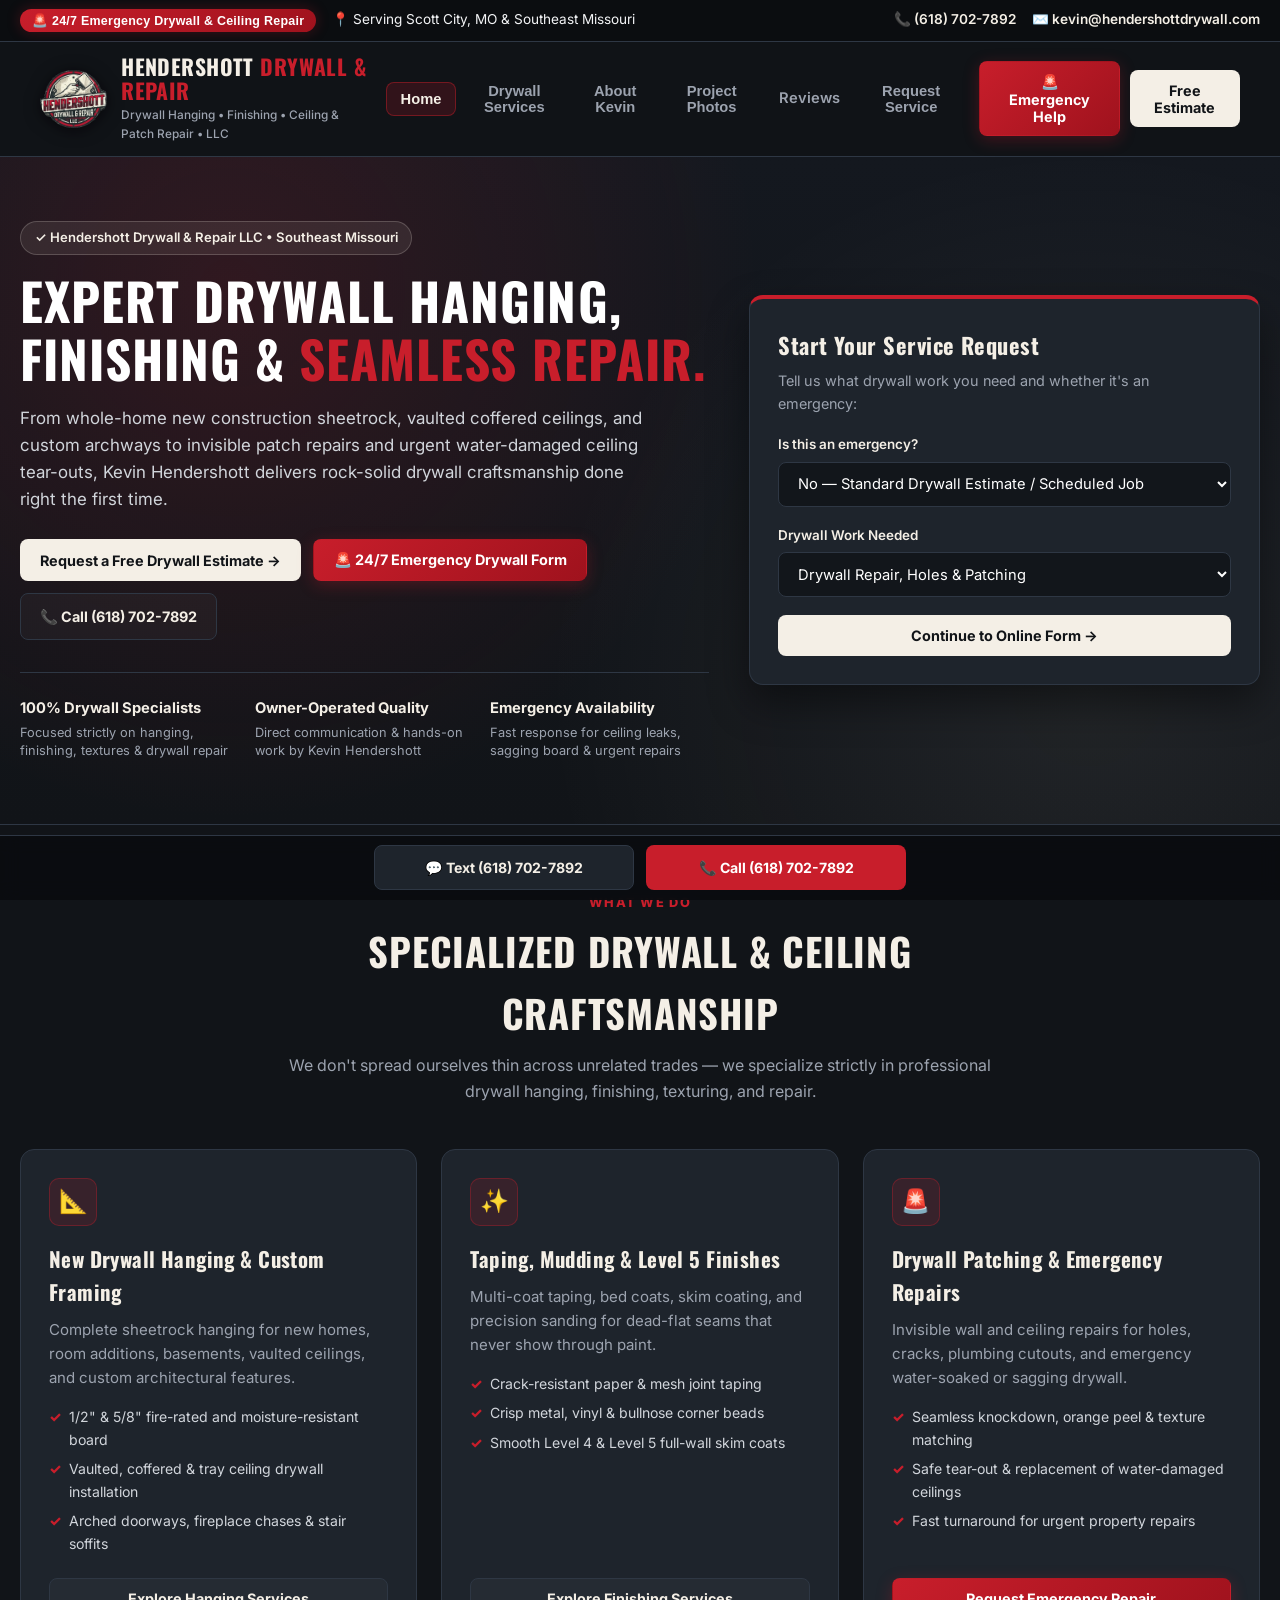
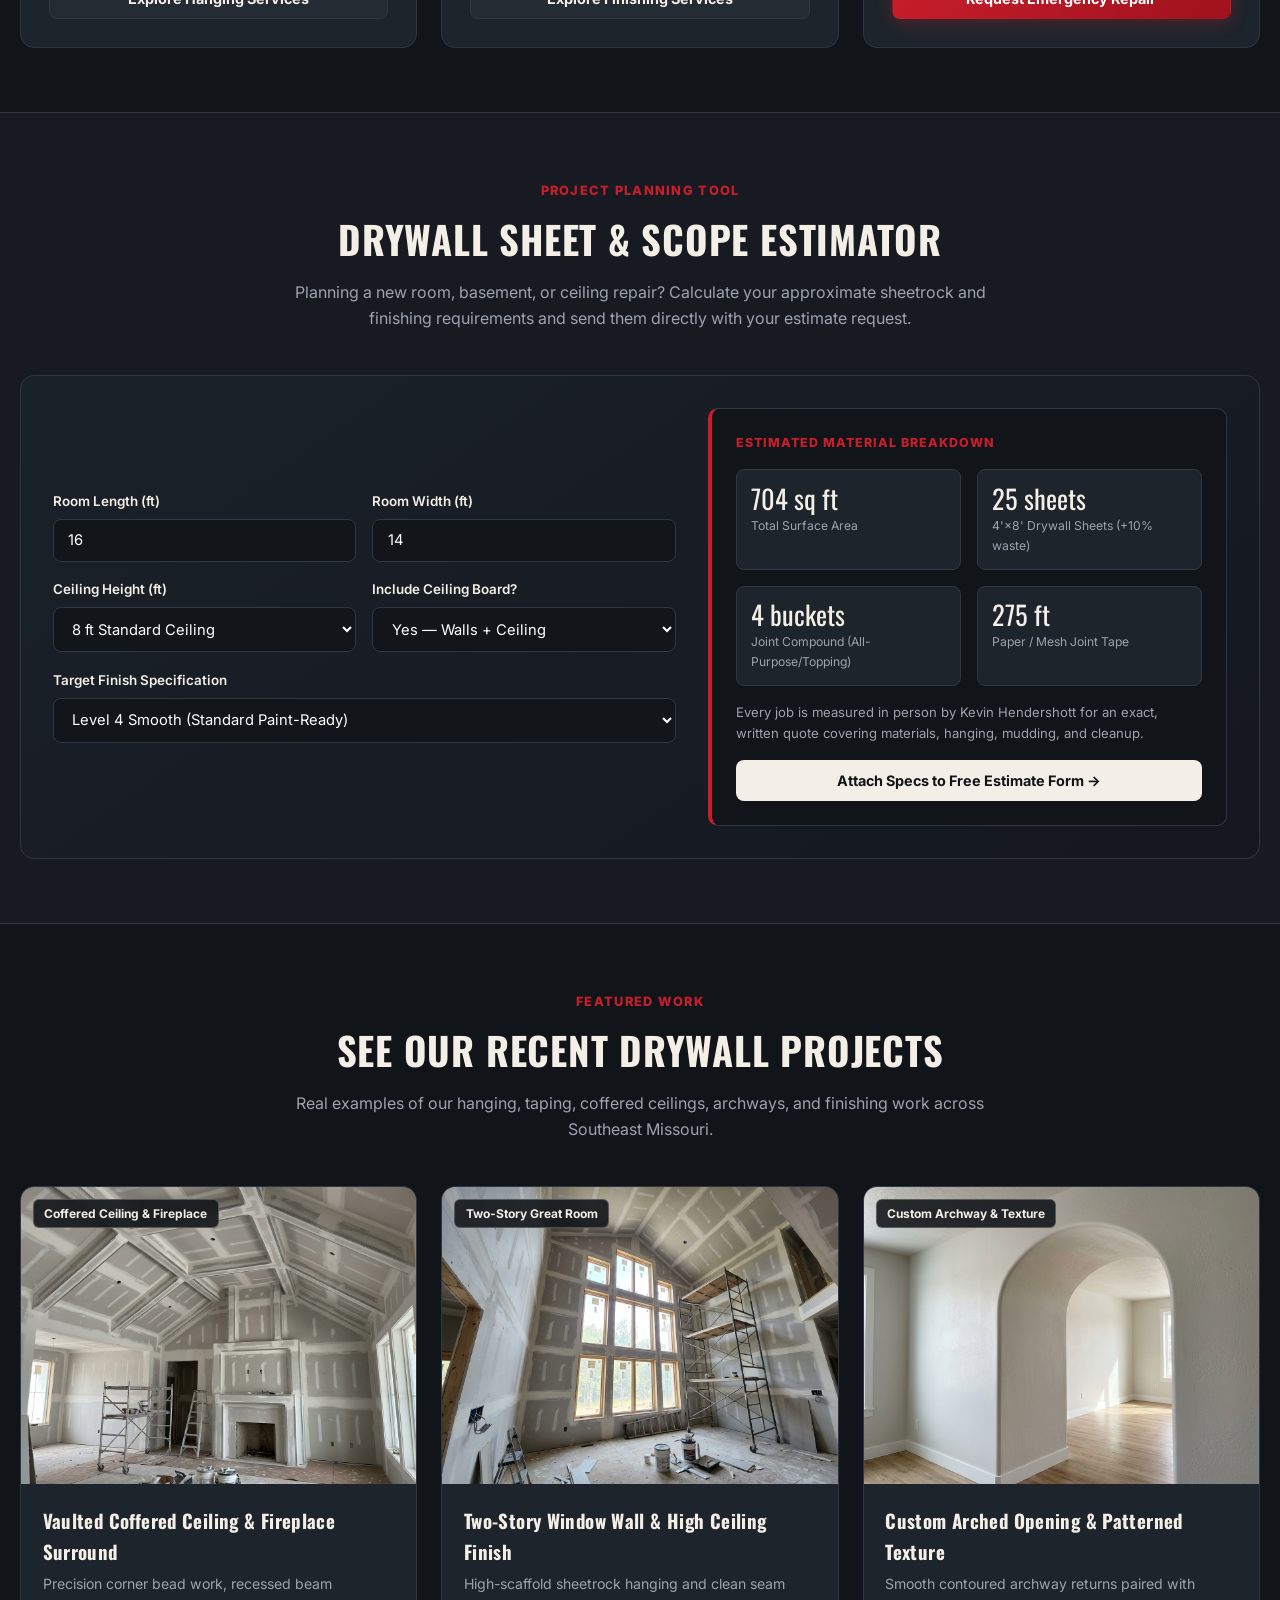
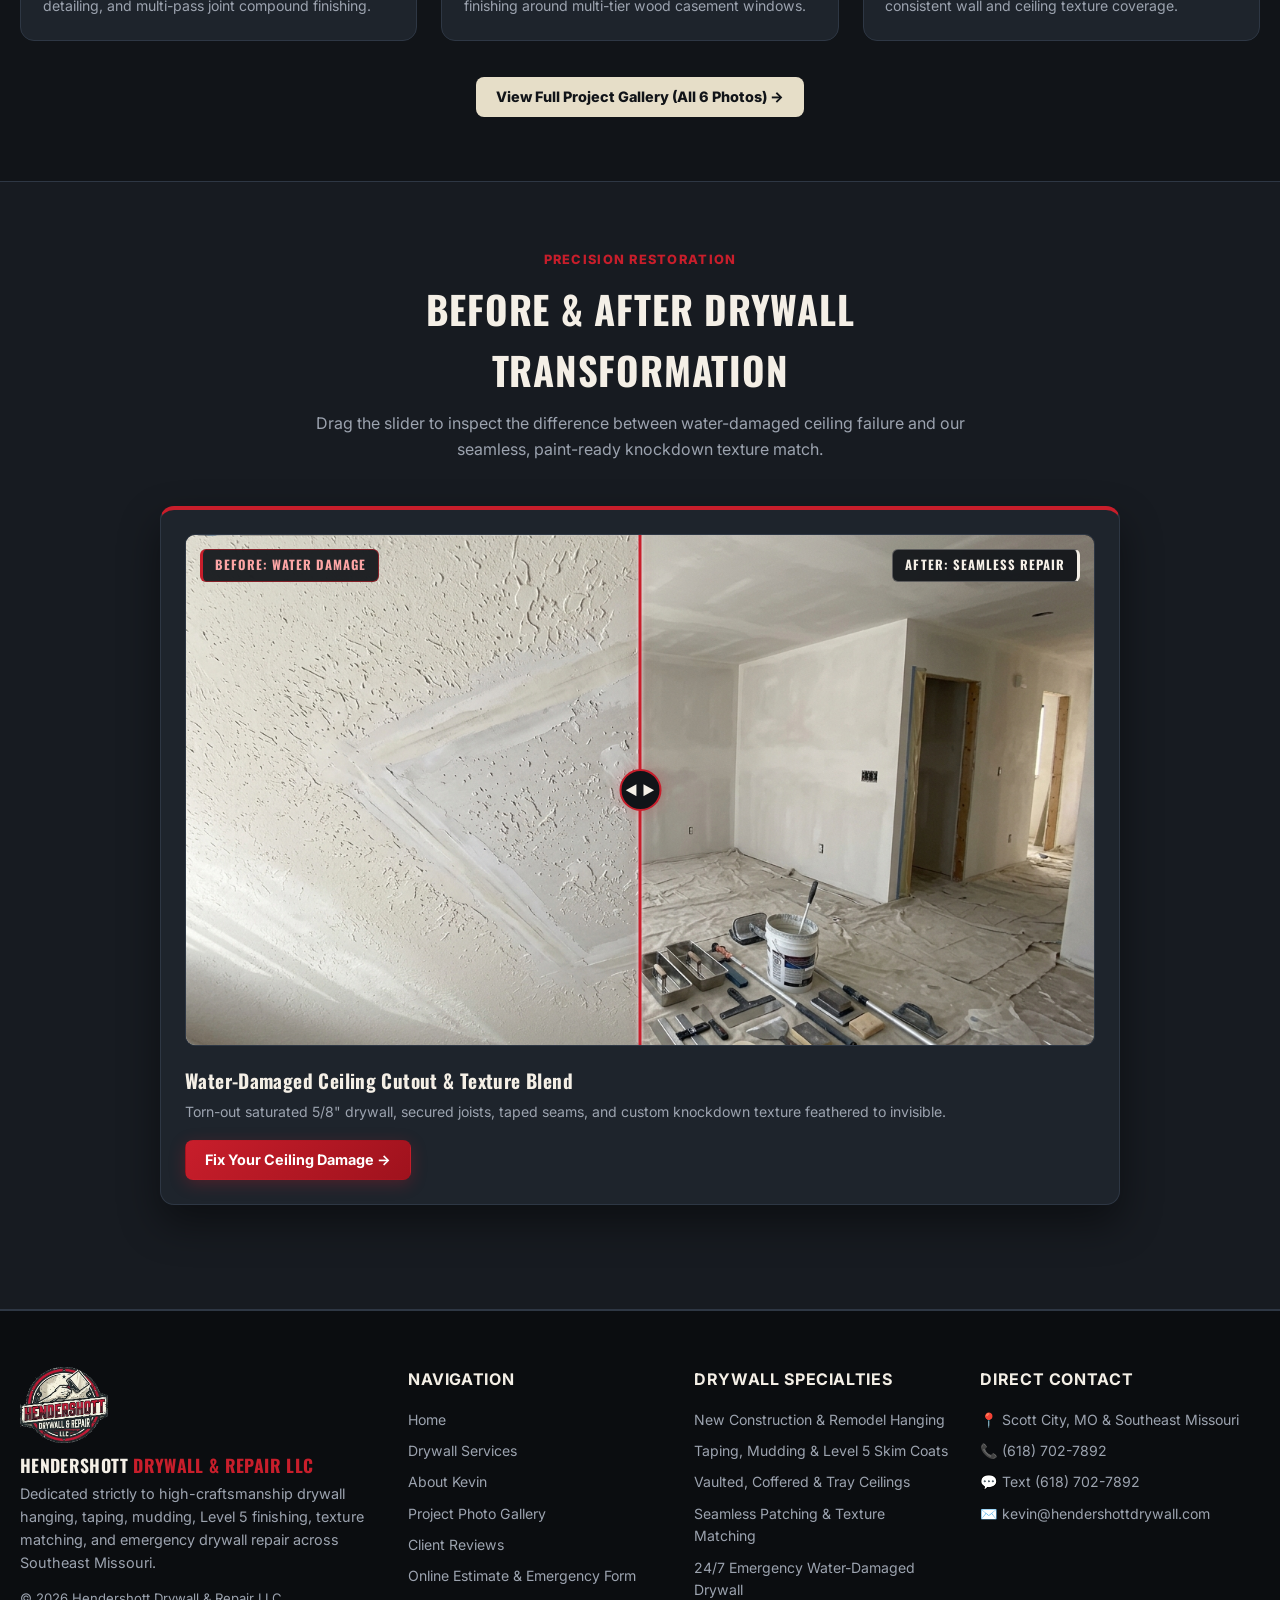
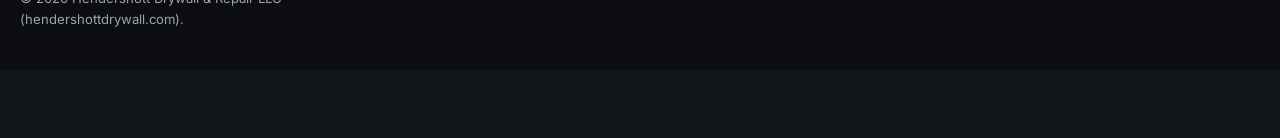
<file: index.html>
<!DOCTYPE html>
<html lang="en">
<head>
  <meta charset="UTF-8" />
  <meta name="viewport" content="width=device-width, initial-scale=1.0" />
  <title>Home | Hendershott Drywall & Repair LLC</title>
  <meta name="description" content="Hendershott Drywall &amp; Repair LLC provides professional drywall hanging, taping, mudding, Level 5 finishing, ceiling texture matching, and 24/7 emergency drywall repair in Scott City and Southeast Missouri." />
  <link rel="preconnect" href="https://fonts.googleapis.com" />
  <link rel="preconnect" href="https://fonts.gstatic.com" crossorigin />
  <link href="https://fonts.googleapis.com/css2?family=Inter:wght@400;500;600;700;800&family=Oswald:wght@600;700&display=swap" rel="stylesheet" />
  <link rel="stylesheet" href="styles.css" />
</head>
<body>

  <!-- Top Emergency & Contact Bar -->
  <div class="top-bar">
    <div class="top-bar-inner">
      <div class="top-bar-left">
        <button type="button" class="emergency-pill" onclick="openEmergencyRequest()">🚨 24/7 Emergency Drywall &amp; Ceiling Repair</button>
        <span>📍 Serving Scott City, MO &amp; Southeast Missouri</span>
      </div>
      <div class="top-bar-right">
        <a href="tel:6187027892">📞 (618) 702-7892</a>
        <a href="mailto:kevin@hendershottdrywall.com">✉️ kevin@hendershottdrywall.com</a>
      </div>
    </div>
  </div>

  <!-- Main Header & Navigation -->
  <header>
    <nav class="nav">
      <div class="brand" onclick="switchPage('home')">
        <img data-asset="logo" src="logo.png" alt="Hendershott Drywall &amp; Repair LLC Logo" class="brand-logo-img" />
        <div>
          <div class="brand-name">Hendershott <span>Drywall &amp; Repair</span></div>
          <div class="brand-sub">Drywall Hanging • Finishing • Ceiling &amp; Patch Repair • LLC</div>
        </div>
      </div>

      <button type="button" class="mobile-menu-btn" id="mobileMenuBtn" onclick="toggleMobileMenu()" aria-label="Toggle Menu">☰</button>

      <div class="nav-links" id="navLinks">
        <button type="button" class="nav-link active" id="nav-home" onclick="switchPage('home')">Home</button>
        <button type="button" class="nav-link" id="nav-services" onclick="switchPage('services')">Drywall Services</button>
        <button type="button" class="nav-link" id="nav-about" onclick="switchPage('about')">About Kevin</button>
        <button type="button" class="nav-link" id="nav-gallery" onclick="switchPage('gallery')">Project Photos</button>
        <a href="testimonials.html" class="nav-link" id="nav-testimonials">Reviews</a>
        <button type="button" class="nav-link" id="nav-contact" onclick="switchPage('contact')">Request Service</button>
      </div>

      <div class="nav-actions">
        <button type="button" class="btn btn-emergency" onclick="openEmergencyRequest()">🚨 Emergency Help</button>
        <button type="button" class="btn btn-primary" onclick="switchPage('contact')">Free Estimate</button>
      </div>
    </nav>
  </header>

  <main>

    <!-- ==================== PAGE 1: HOME ==================== -->
    <div id="page-home" class="page-view active">
      <section class="hero">
        <div class="hero-grid">
          <div>
            <div class="hero-badge">✓ Hendershott Drywall &amp; Repair LLC • Southeast Missouri</div>
            <h1>Expert Drywall Hanging, Finishing &amp; <span>Seamless Repair.</span></h1>
            <p>
              From whole-home new construction sheetrock, vaulted coffered ceilings, and custom archways to invisible patch repairs and urgent water-damaged ceiling tear-outs, Kevin Hendershott delivers rock-solid drywall craftsmanship done right the first time.
            </p>
            <div class="hero-cta-group">
              <button type="button" class="btn btn-primary" onclick="switchPage('contact')">Request a Free Drywall Estimate →</button>
              <button type="button" class="btn btn-emergency" onclick="openEmergencyRequest()">🚨 24/7 Emergency Drywall Form</button>
              <a href="tel:6187027892" class="btn btn-outline">📞 Call (618) 702-7892</a>
            </div>
            <div class="trust-strip">
              <div class="trust-item">
                <strong>100% Drywall Specialists</strong>
                <span>Focused strictly on hanging, finishing, textures &amp; drywall repair</span>
              </div>
              <div class="trust-item">
                <strong>Owner-Operated Quality</strong>
                <span>Direct communication &amp; hands-on work by Kevin Hendershott</span>
              </div>
              <div class="trust-item">
                <strong>Emergency Availability</strong>
                <span>Fast response for ceiling leaks, sagging board &amp; urgent repairs</span>
              </div>
            </div>
          </div>

          <div class="hero-card">
            <h3 style="color: var(--brand-cream); margin-bottom: 0.35rem; font-size: 1.4rem;">Start Your Service Request</h3>
            <p style="color: var(--brand-subtle); font-size: 0.9rem; margin-bottom: 1.2rem;">Tell us what drywall work you need and whether it's an emergency:</p>
            <form id="quickHeroForm" onsubmit="handleQuickFormSubmit(event)">
              <div class="form-group">
                <label for="quickUrgency">Is this an emergency?</label>
                <select name="urgency" id="quickUrgency" class="form-control">
                  <option value="standard">No — Standard Drywall Estimate / Scheduled Job</option>
                  <option value="urgent">Soon — Time-Sensitive / Inspection / Move-In</option>
                  <option value="emergency">🚨 YES — Emergency (Sagging Ceiling / Water Damage)</option>
                </select>
              </div>
              <div class="form-group">
                <label for="quickService">Drywall Work Needed</label>
                <select name="service" id="quickService" class="form-control">
                  <option value="Drywall Repair, Holes & Patching">Drywall Repair, Holes &amp; Patching</option>
                  <option value="New Drywall Hanging & Installation">New Drywall Hanging &amp; Installation</option>
                  <option value="Taping, Mudding & Level 5 Finish">Taping, Mudding &amp; Level 5 Finish</option>
                  <option value="Ceiling Drywall & Texture Matching">Ceiling Drywall &amp; Texture Matching</option>
                  <option value="Custom Ceilings, Archways & Fireplaces">Custom Ceilings, Archways &amp; Fireplaces</option>
                  <option value="Emergency Water-Damaged Drywall">Emergency Water-Damaged Drywall Repair</option>
                </select>
              </div>
              <button type="submit" class="btn btn-primary" style="width: 100%;">Continue to Online Form →</button>
            </form>
          </div>
        </div>
      </section>
      <!-- Core Specialties Section -->
      <section>
        <div class="container">
          <div class="section-header">
            <span class="section-eyebrow">What We Do</span>
            <h2>Specialized Drywall &amp; Ceiling Craftsmanship</h2>
            <p>We don't spread ourselves thin across unrelated trades — we specialize strictly in professional drywall hanging, finishing, texturing, and repair.</p>
          </div>

          <div class="grid-3">
            <div class="card">
              <div>
                <div class="card-icon">📐</div>
                <h3>New Drywall Hanging &amp; Custom Framing</h3>
                <p>Complete sheetrock hanging for new homes, room additions, basements, vaulted ceilings, and custom architectural features.</p>
                <ul class="card-list">
                  <li>1/2" &amp; 5/8" fire-rated and moisture-resistant board</li>
                  <li>Vaulted, coffered &amp; tray ceiling drywall installation</li>
                  <li>Arched doorways, fireplace chases &amp; stair soffits</li>
                </ul>
              </div>
              <button type="button" class="btn btn-outline" onclick="selectServiceAndNavigate('New Drywall Hanging & Installation', 'standard')">Explore Hanging Services</button>
            </div>

            <div class="card">
              <div>
                <div class="card-icon">✨</div>
                <h3>Taping, Mudding &amp; Level 5 Finishes</h3>
                <p>Multi-coat taping, bed coats, skim coating, and precision sanding for dead-flat seams that never show through paint.</p>
                <ul class="card-list">
                  <li>Crack-resistant paper &amp; mesh joint taping</li>
                  <li>Crisp metal, vinyl &amp; bullnose corner beads</li>
                  <li>Smooth Level 4 &amp; Level 5 full-wall skim coats</li>
                </ul>
              </div>
              <button type="button" class="btn btn-outline" onclick="selectServiceAndNavigate('Taping, Mudding & Level 5 Finish', 'standard')">Explore Finishing Services</button>
            </div>

            <div class="card">
              <div>
                <div class="card-icon">🚨</div>
                <h3>Drywall Patching &amp; Emergency Repairs</h3>
                <p>Invisible wall and ceiling repairs for holes, cracks, plumbing cutouts, and emergency water-soaked or sagging drywall.</p>
                <ul class="card-list">
                  <li>Seamless knockdown, orange peel &amp; texture matching</li>
                  <li>Safe tear-out &amp; replacement of water-damaged ceilings</li>
                  <li>Fast turnaround for urgent property repairs</li>
                </ul>
              </div>
              <button type="button" class="btn btn-emergency" onclick="openEmergencyRequest()">Request Emergency Repair</button>
            </div>
          </div>
        </div>
      </section>

      <!-- Interactive Material & Scope Estimator -->
      <section style="background: var(--brand-dark-2); border-top: 1px solid var(--brand-border); border-bottom: 1px solid var(--brand-border);">
        <div class="container">
          <div class="section-header">
            <span class="section-eyebrow">Project Planning Tool</span>
            <h2>Drywall Sheet &amp; Scope Estimator</h2>
            <p>Planning a new room, basement, or ceiling repair? Calculate your approximate sheetrock and finishing requirements and send them directly with your estimate request.</p>
          </div>

          <div class="calc-box">
            <div>
              <div class="grid-2" style="gap: 1rem;">
                <div class="form-group">
                  <label for="calcLength">Room Length (ft)</label>
                  <input type="number" id="calcLength" class="form-control" value="16" min="2" max="200" oninput="updateDrywallCalculator()" />
                </div>
                <div class="form-group">
                  <label for="calcWidth">Room Width (ft)</label>
                  <input type="number" id="calcWidth" class="form-control" value="14" min="2" max="200" oninput="updateDrywallCalculator()" />
                </div>
              </div>
              <div class="grid-2" style="gap: 1rem;">
                <div class="form-group">
                  <label for="calcHeight">Ceiling Height (ft)</label>
                  <select id="calcHeight" class="form-control" onchange="updateDrywallCalculator()">
                    <option value="8">8 ft Standard Ceiling</option>
                    <option value="9">9 ft Ceiling</option>
                    <option value="10">10 ft High Ceiling</option>
                    <option value="12">12 ft Vaulted / Great Room</option>
                  </select>
                </div>
                <div class="form-group">
                  <label for="calcIncludeCeiling">Include Ceiling Board?</label>
                  <select id="calcIncludeCeiling" class="form-control" onchange="updateDrywallCalculator()">
                    <option value="yes">Yes — Walls + Ceiling</option>
                    <option value="walls">Walls Only</option>
                    <option value="ceiling">Ceiling Only</option>
                  </select>
                </div>
              </div>
              <div class="form-group" style="margin-bottom: 0;">
                <label for="calcFinishLevel">Target Finish Specification</label>
                <select id="calcFinishLevel" class="form-control" onchange="updateDrywallCalculator()">
                  <option value="Level 4 Smooth (Standard Paint-Ready)">Level 4 Smooth (Standard Paint-Ready)</option>
                  <option value="Level 5 Full Skim Coat (Critical Lighting)">Level 5 Full Skim Coat (Critical Lighting)</option>
                  <option value="Knockdown / Orange Peel Ceiling Texture">Knockdown / Orange Peel Texture Match</option>
                </select>
              </div>
            </div>

            <div class="calc-result">
              <div style="font-size: 0.78rem; text-transform: uppercase; letter-spacing: 0.08em; color: var(--brand-red); font-weight: 800;">Estimated Material Breakdown</div>
              <div class="calc-stat-grid">
                <div class="calc-stat">
                  <div class="num" id="calcSqFtOut">704 sq ft</div>
                  <div class="lbl">Total Surface Area</div>
                </div>
                <div class="calc-stat">
                  <div class="num" id="calcSheetsOut">25 sheets</div>
                  <div class="lbl">4'×8' Drywall Sheets (+10% waste)</div>
                </div>
                <div class="calc-stat">
                  <div class="num" id="calcMudOut">4 buckets</div>
                  <div class="lbl">Joint Compound (All-Purpose/Topping)</div>
                </div>
                <div class="calc-stat">
                  <div class="num" id="calcTapeOut">275 ft</div>
                  <div class="lbl">Paper / Mesh Joint Tape</div>
                </div>
              </div>
              <p style="font-size: 0.82rem; color: var(--brand-subtle); margin-bottom: 1rem;">
                Every job is measured in person by Kevin Hendershott for an exact, written quote covering materials, hanging, mudding, and cleanup.
              </p>
              <button type="button" class="btn btn-primary" style="width: 100%;" onclick="attachCalcToEstimate()">Attach Specs to Free Estimate Form →</button>
            </div>
          </div>
        </div>
      </section>
      <!-- Featured Work Section -->
      <section>
        <div class="container">
          <div class="section-header">
            <span class="section-eyebrow">Featured Work</span>
            <h2>See Our Recent Drywall Projects</h2>
            <p>Real examples of our hanging, taping, coffered ceilings, archways, and finishing work across Southeast Missouri.</p>
          </div>

          <div class="grid-3">
            <div class="gallery-card" onclick="openPhotoModal(0)">
              <div class="gallery-img-wrap">
                <span class="gallery-tag">Coffered Ceiling &amp; Fireplace</span>
                <img src="1926.jpg" alt="Vaulted Coffered Ceiling and Fireplace Drywall Finishing" />
              </div>
              <div class="gallery-body">
                <div>
                  <h3>Vaulted Coffered Ceiling &amp; Fireplace Surround</h3>
                  <p>Precision corner bead work, recessed beam detailing, and multi-pass joint compound finishing.</p>
                </div>
              </div>
            </div>

            <div class="gallery-card" onclick="openPhotoModal(1)">
              <div class="gallery-img-wrap">
                <span class="gallery-tag">Two-Story Great Room</span>
                <img src="1929.jpg" alt="Two-Story Great Room Window Wall Drywall" />
              </div>
              <div class="gallery-body">
                <div>
                  <h3>Two-Story Window Wall &amp; High Ceiling Finish</h3>
                  <p>High-scaffold sheetrock hanging and clean seam finishing around multi-tier wood casement windows.</p>
                </div>
              </div>
            </div>

            <div class="gallery-card" onclick="openPhotoModal(2)">
              <div class="gallery-img-wrap">
                <span class="gallery-tag">Custom Archway &amp; Texture</span>
                <img src="1855.jpg" alt="Custom Arched Doorway and Textured Drywall Finish" />
              </div>
              <div class="gallery-body">
                <div>
                  <h3>Custom Arched Opening &amp; Patterned Texture</h3>
                  <p>Smooth contoured archway returns paired with consistent wall and ceiling texture coverage.</p>
                </div>
              </div>
            </div>
          </div>

          <div style="text-align: center; margin-top: 2.25rem;">
            <button type="button" class="btn btn-cream" onclick="switchPage('gallery')">View Full Project Gallery (All 6 Photos) →</button>
          </div>
        </div>
      </section>

      <!-- ==================== BEFORE & AFTER SLIDER ==================== -->
      <section style="background: var(--brand-dark-2); border-top: 1px solid var(--brand-border); border-bottom: 1px solid var(--brand-border); padding: 4rem 1.25rem;">
        <div class="container">
          <div class="section-header">
            <span class="section-eyebrow">Precision Restoration</span>
            <h2>Before &amp; After Drywall Transformation</h2>
            <p>Drag the slider to inspect the difference between water-damaged ceiling failure and our seamless, paint-ready knockdown texture match.</p>
          </div>

          <div class="comparison-wrapper">
            <div class="comparison-container" id="drywallSlider" style="--position: 50%;">
              <!-- AFTER IMAGE (Background) -->
              <img src="level5-finish.jpg" alt="Seamless Finished Ceiling Repair" class="comparison-image" />
              <span class="comparison-label label-after">After: Seamless Repair</span>

              <!-- BEFORE IMAGE (Clipped on left) -->
              <div class="comparison-image-before">
                <img src="ceiling-patch.jpg" alt="Water Damaged Ceiling Before Repair" class="comparison-image" />
              </div>
              <span class="comparison-label label-before">Before: Water Damage</span>

              <!-- Vertical Red Line & Handle -->
              <div class="comparison-divider">
                <div class="comparison-handle">
                  <span>◄</span><span>►</span>
                </div>
              </div>

              <!-- Drag/Touch Input -->
              <input type="range" min="0" max="100" value="50" class="comparison-range" aria-label="Before and after transformation slider" oninput="updateSliderPosition(event)" />
            </div>

            <div class="comparison-details">
              <div>
                <h3>Water-Damaged Ceiling Cutout &amp; Texture Blend</h3>
                <p>Torn-out saturated 5/8" drywall, secured joists, taped seams, and custom knockdown texture feathered to invisible.</p>
              </div>
              <button type="button" class="btn btn-emergency" onclick="openEmergencyRequest()">Fix Your Ceiling Damage →</button>
            </div>
          </div>
        </div>
      </section>

    </div>
    <!-- ==================== PAGE 2: DRYWALL SERVICES ==================== -->
    <div id="page-services" class="page-view">
      <section style="background: var(--brand-dark-2); border-bottom: 1px solid var(--brand-border); padding: 3rem 1.25rem;">
        <div class="container">
          <div class="section-header" style="margin-bottom: 0;">
            <span class="section-eyebrow">100% Drywall &amp; Ceiling Specialists</span>
            <h2>Complete Drywall Hanging, Finishing &amp; Repair Services</h2>
            <p>Serving homeowners, custom home builders, and commercial property managers in Scott City, Cape Girardeau, Sikeston, Jackson, and surrounding Southeast Missouri communities.</p>
          </div>
        </div>
      </section>

      <section>
        <div class="container">
          <div class="grid-3">
            <div class="card">
              <div>
                <div class="card-icon">🔨</div>
                <h3>New Drywall Hanging &amp; Installation</h3>
                <p>Tight-fitting board installation for new residential builds, basement finish-outs, garages, and room additions.</p>
                <ul class="card-list">
                  <li>1/2" regular &amp; lightweight gypsum board hanging</li>
                  <li>5/8" Type X fire-rated board for garages &amp; ceilings</li>
                  <li>Moisture &amp; mold-resistant board for baths &amp; basements</li>
                  <li>Glue-and-screw fastening to prevent future nail pops</li>
                </ul>
              </div>
              <button type="button" class="btn btn-primary" onclick="selectServiceAndNavigate('New Drywall Hanging & Installation', 'standard')">Request Hanging Quote →</button>
            </div>

            <div class="card">
              <div>
                <div class="card-icon">✨</div>
                <h3>Taping, Mudding &amp; Level 5 Finish</h3>
                <p>Flawless joint taping, feathering, and finish sanding engineered to look smooth even under harsh natural window light.</p>
                <ul class="card-list">
                  <li>High-strength paper tape &amp; fiberglass mesh joints</li>
                  <li>3-coat taping, fill, and wide feathering passes</li>
                  <li>Level 5 full-surface skim coating for luxury interiors</li>
                  <li>Low-dust vacuum sanding &amp; primer-ready inspection</li>
                </ul>
              </div>
              <button type="button" class="btn btn-primary" onclick="selectServiceAndNavigate('Taping, Mudding & Level 5 Finish', 'standard')">Request Finishing Quote →</button>
            </div>

            <div class="card">
              <div>
                <div class="card-icon">🛠️</div>
                <h3>Drywall Repair, Holes &amp; Patching</h3>
                <p>Permanent structural patches for damaged walls and ceilings that blend invisibly into surrounding surfaces.</p>
                <ul class="card-list">
                  <li>Doorknob holes, moving damage &amp; anchor tear-outs</li>
                  <li>Plumbing, electrical &amp; HVAC access cutout restoration</li>
                  <li>House settling cracks &amp; corner bead impact repairs</li>
                  <li>Wood backing installation for rock-solid patch support</li>
                </ul>
              </div>
              <button type="button" class="btn btn-primary" onclick="selectServiceAndNavigate('Drywall Repair, Holes & Patching', 'standard')">Book Patch Repair →</button>
            </div>

            <div class="card">
              <div>
                <div class="card-icon">🎨</div>
                <h3>Ceiling Drywall &amp; Texture Matching</h3>
                <p>Matching existing ceiling and wall textures requires a trained eye and the right spray/trowel technique so patches disappear.</p>
                <ul class="card-list">
                  <li>Knockdown, orange peel &amp; splatter texture blending</li>
                  <li>Hand-troweled skip trowel, swirl &amp; slap-brush patterns</li>
                  <li>Popcorn ceiling scraping, re-taping &amp; slick finish conversion</li>
                  <li>Sagging ceiling board re-fastening &amp; seam reinforcement</li>
                </ul>
              </div>
              <button type="button" class="btn btn-primary" onclick="selectServiceAndNavigate('Ceiling Drywall & Texture Matching', 'standard')">Request Texture Match →</button>
            </div>

            <div class="card">
              <div>
                <div class="card-icon">🏛️</div>
                <h3>Custom Ceilings, Archways &amp; Fireplaces</h3>
                <p>Architectural drywall detailing that turns standard rooms into custom showcase spaces.</p>
                <ul class="card-list">
                  <li>Vaulted, cathedral, tray &amp; recessed coffered ceilings</li>
                  <li>Smooth contoured arched openings &amp; bullnose returns</li>
                  <li>Floor-to-ceiling fireplace chases &amp; TV niche framing</li>
                  <li>High-scaffold 2-story great room &amp; stairwell sheetrock</li>
                </ul>
              </div>
              <button type="button" class="btn btn-primary" onclick="selectServiceAndNavigate('Custom Ceilings, Archways & Fireplaces', 'standard')">Discuss Custom Project →</button>
            </div>

            <div class="card" style="border-color: rgba(200, 30, 43, 0.6);">
              <div>
                <div class="card-icon">🚨</div>
                <h3>24/7 Emergency Water-Damaged Drywall</h3>
                <p>Roof leak, burst pipe, or overflowing upstairs bath? Wet ceiling drywall can collapse suddenly and trap moisture.</p>
                <ul class="card-list">
                  <li>Rapid containment &amp; safe tear-out of soaked drywall</li>
                  <li>Removal of saturated attic or ceiling cavity insulation</li>
                  <li>Open-framing air circulation prep before re-hanging</li>
                  <li>Complete 5/8" ceiling replacement, mudding &amp; texture</li>
                </ul>
              </div>
              <button type="button" class="btn btn-emergency" onclick="openEmergencyRequest()">🚨 24/7 Emergency Dispatch →</button>
            </div>
          </div>
        </div>
      </section>
    </div>

    <!-- ==================== PAGE 3: ABOUT US ==================== -->
    <div id="page-about" class="page-view">
      <section style="background: var(--brand-dark-2); border-bottom: 1px solid var(--brand-border); padding: 3rem 1.25rem;">
        <div class="container">
          <div class="section-header" style="margin-bottom: 0;">
            <span class="section-eyebrow">About Hendershott Drywall &amp; Repair LLC</span>
            <h2>Owner-Operated Drywall Craftsmanship in Southeast Missouri</h2>
            <p>Direct accountability, clean job sites, and rock-solid finishes led personally by Kevin Hendershott.</p>
          </div>
        </div>
      </section>

      <section>
        <div class="container">
          <div class="grid-2" style="align-items: center;">
            <div>
              <span class="section-eyebrow">Meet the Owner</span>
              <h2 style="font-size: 2rem; color: var(--brand-cream); margin-bottom: 1rem; text-transform: uppercase;">Why Homeowners &amp; Builders Trust Kevin Hendershott</h2>
              <p style="color: #d1d5db; margin-bottom: 1rem;">
                Drywall is the canvas of your entire home. If board is hung loosely, corner beads aren't plumb, or seams aren't feathered properly, every flaw shows up the moment sunlight hits your walls.
              </p>
              <p style="color: #d1d5db; margin-bottom: 1rem;">
                Based in <strong>Scott City, MO</strong>, Kevin Hendershott built <strong>Hendershott Drywall &amp; Repair LLC</strong> on a simple promise: specialize 100% in drywall and ceiling work, show up when promised, protect the homeowner's floors and furniture, and never leave a job until every seam and texture transition is right.
              </p>
              <ul class="card-list" style="margin-bottom: 1.5rem;">
                <li>Direct owner communication from initial estimate to final sanding</li>
                <li>Dedicated 24/7 response for emergency ceiling leaks and water damage</li>
                <li>Transparent written estimates with clear material and labor breakdowns</li>
                <li>Serving Scott City, Cape Girardeau, Jackson, Sikeston, Advance, Chaffee &amp; SEMO</li>
              </ul>
              <div style="display: flex; flex-wrap: wrap; gap: 0.75rem;">
                <button type="button" class="btn btn-primary" onclick="switchPage('contact')">Get a Personal Estimate from Kevin →</button>
                <a href="tel:6187027892" class="btn btn-outline">📞 Call (618) 702-7892</a>
              </div>
            </div>

            <div class="card" style="text-align: center; align-items: center; padding: 2.25rem;">
              <img src="logo.png" alt="Hendershott Drywall &amp; Repair LLC Badge" style="width: 170px; height: auto; margin-bottom: 1rem;" />
              <h3 style="font-size: 1.45rem;">Hendershott Drywall &amp; Repair LLC</h3>
              <p style="margin-bottom: 1rem;">Scott City, Missouri 63780 • Southeast Missouri</p>
              <div style="width: 100%; text-align: left; background: #12161b; padding: 1.2rem; border-radius: 10px; border: 1px solid var(--brand-border);">
                <div style="font-size: 0.85rem; margin-bottom: 0.5rem;"><strong>Owner:</strong> Kevin Hendershott</div>
                <div style="font-size: 0.85rem; margin-bottom: 0.5rem;"><strong>Base Location:</strong> 1038 Oak Street Apt A8, Scott City, MO 63780</div>
                <div style="font-size: 0.85rem; margin-bottom: 0.5rem;"><strong>Phone / Text:</strong> <a href="tel:6187027892" style="color: var(--brand-cream); text-decoration: underline;">(618) 702-7892</a></div>
                <div style="font-size: 0.85rem;"><strong>Email:</strong> <a href="mailto:kevin@hendershottdrywall.com" style="color: var(--brand-cream); text-decoration: underline;">kevin@hendershottdrywall.com</a></div>
              </div>
            </div>
          </div>
        </div>
      </section>
    </div>
    <!-- ==================== PAGE 4: PROJECT PHOTOS GALLERY ==================== -->
    <div id="page-gallery" class="page-view">
      <section style="background: var(--brand-dark-2); border-bottom: 1px solid var(--brand-border); padding: 3rem 1.25rem;">
        <div class="container">
          <div class="section-header" style="margin-bottom: 1.5rem;">
            <span class="section-eyebrow">Portfolio &amp; Craftsmanship</span>
            <h2>Recent Drywall &amp; Ceiling Project Gallery</h2>
            <p>Browse all 6 featured projects below. Click any photo card to inspect project details, materials used, and scope of work.</p>
          </div>

          <div class="filter-bar">
            <button type="button" class="filter-pill active" id="filter-all" onclick="filterGallery('all')">All 6 Projects</button>
            <button type="button" class="filter-pill" id="filter-ceilings" onclick="filterGallery('ceilings')">Ceilings &amp; Custom</button>
            <button type="button" class="filter-pill" id="filter-hanging" onclick="filterGallery('hanging')">New Hanging &amp; Great Rooms</button>
            <button type="button" class="filter-pill" id="filter-finishing" onclick="filterGallery('finishing')">Level 5 &amp; Skim Coating</button>
            <button type="button" class="filter-pill" id="filter-repair" onclick="filterGallery('repair')">Ceiling Patch &amp; Texture</button>
          </div>

          <div class="grid-3" id="galleryGrid">
            <div class="gallery-card" data-category="ceilings" onclick="openPhotoModal(0)">
              <div class="gallery-img-wrap">
                <span class="gallery-tag">Coffered Ceiling &amp; Fireplace</span>
                <img src="1926.jpg" alt="Vaulted Coffered Ceiling and Fireplace Drywall Finishing" />
              </div>
              <div class="gallery-body">
                <div>
                  <h3>Vaulted Coffered Ceiling &amp; Fireplace Surround</h3>
                  <p>Precision corner bead work, recessed beam detailing, and multi-pass joint compound finishing.</p>
                </div>
              </div>
            </div>

            <div class="gallery-card" data-category="hanging" onclick="openPhotoModal(1)">
              <div class="gallery-img-wrap">
                <span class="gallery-tag">Two-Story Great Room</span>
                <img src="1929.jpg" alt="Two-Story Great Room Window Wall Drywall" />
              </div>
              <div class="gallery-body">
                <div>
                  <h3>Two-Story Window Wall &amp; High Ceiling Finish</h3>
                  <p>High-scaffold sheetrock hanging and clean seam finishing around multi-tier wood casement windows.</p>
                </div>
              </div>
            </div>

            <div class="gallery-card" data-category="ceilings" onclick="openPhotoModal(2)">
              <div class="gallery-img-wrap">
                <span class="gallery-tag">Custom Archway &amp; Texture</span>
                <img src="1855.jpg" alt="Custom Arched Doorway and Textured Drywall Finish" />
              </div>
              <div class="gallery-body">
                <div>
                  <h3>Custom Arched Opening &amp; Patterned Texture</h3>
                  <p>Smooth contoured archway returns paired with consistent wall and ceiling texture coverage.</p>
                </div>
              </div>
            </div>

            <div class="gallery-card" data-category="finishing" onclick="openPhotoModal(3)">
              <div class="gallery-img-wrap">
                <span class="gallery-tag">Level 5 Smooth Skim Coat</span>
                <img src="level5-finish.jpg" alt="Level 5 Smooth Wall Skim Coat and Taping" />
              </div>
              <div class="gallery-body">
                <div>
                  <h3>Whole-Room Remodel &amp; Level 5 Smooth Finish</h3>
                  <p>Full-wall skim coating, window return detailing, and dust-controlled floor protection ready for primer.</p>
                </div>
              </div>
            </div>

            <div class="gallery-card" data-category="repair" onclick="openPhotoModal(4)">
              <div class="gallery-img-wrap">
                <span class="gallery-tag">Ceiling Patch &amp; Knockdown</span>
                <img src="ceiling-patch.jpg" alt="Ceiling Water Damage Patch and Knockdown Texture Match" />
              </div>
              <div class="gallery-body">
                <div>
                  <h3>Water-Damaged Ceiling Cutout &amp; Knockdown Match</h3>
                  <p>5/8" drywall replacement patch with taped perimeter seams and custom knockdown texture blending.</p>
                </div>
              </div>
            </div>

            <div class="gallery-card" data-category="hanging" onclick="openPhotoModal(5)">
              <div class="gallery-img-wrap">
                <span class="gallery-tag">New Construction Sheetrock</span>
                <img src="new-hanging.jpg" alt="New Construction 5/8 Drywall Hanging and Taping" />
              </div>
              <div class="gallery-body">
                <div>
                  <h3>Residential Addition Hanging &amp; Can Light Cutouts</h3>
                  <p>Staggered 5/8" ceiling and wall sheetrock installation with precision recessed lighting cutouts and bed coats.</p>
                </div>
              </div>
            </div>
          </div>
        </div>
      </section>
    </div>

    <!-- ==================== PAGE 5: REQUEST SERVICE / CONTACT ==================== -->
    <div id="page-contact" class="page-view">
      <section style="padding: 3rem 1.25rem;">
        <div class="container">
          <div class="emergency-alert-banner" id="emergencyBanner">
            <div>
              <strong style="color: #fff; font-size: 1.05rem; display: block;">🚨 24/7 Emergency Drywall &amp; Ceiling Response Mode Active</strong>
              <span style="color: #fca5a5; font-size: 0.88rem;">For immediate dispatch on active ceiling leaks or sagging drywall, submit below or call <a href="tel:6187027892" style="text-decoration: underline; color: #fff; font-weight: 700;">(618) 702-7892</a> now.</span>
            </div>
            <button type="button" class="btn btn-outline" onclick="clearEmergencyMode()">Switch to Standard Estimate</button>
          </div>

          <div class="grid-2" style="align-items: start;">
            <div class="hero-card" style="border-top-width: 4px;">
              <span class="section-eyebrow">Online Service &amp; Estimate Form</span>
              <h2 style="font-size: 1.8rem; color: var(--brand-cream); margin-bottom: 0.4rem;">Request Your Drywall Estimate</h2>
              <p style="color: var(--brand-subtle); font-size: 0.9rem; margin-bottom: 1.4rem;">
                Fill out your project details below. Kevin Hendershott reviews every request personally and responds promptly.
              </p>

              <form id="fullContactForm" onsubmit="handleFullContactSubmit(event)">
                <div class="grid-2" style="gap: 1rem;">
                  <div class="form-group">
                    <label for="custName">Your Full Name *</label>
                    <input type="text" id="custName" class="form-control" placeholder="e.g., John Smith" required />
                  </div>
                  <div class="form-group">
                    <label for="custPhone">Phone Number *</label>
                    <input type="tel" id="custPhone" class="form-control" placeholder="(573) 555-0199" required />
                  </div>
                </div>

                <div class="grid-2" style="gap: 1rem;">
                  <div class="form-group">
                    <label for="custEmail">Email Address</label>
                    <input type="email" id="custEmail" class="form-control" placeholder="you@example.com" />
                  </div>
                  <div class="form-group">
                    <label for="custCity">City / Town in SEMO *</label>
                    <input type="text" id="custCity" class="form-control" placeholder="Scott City, Cape Girardeau, Jackson..." required />
                  </div>
                </div>

                <div class="grid-2" style="gap: 1rem;">
                  <div class="form-group">
                    <label for="contactUrgency">Urgency Level *</label>
                    <select id="contactUrgency" class="form-control" onchange="syncEmergencyBanner()">
                      <option value="standard">No — Standard Drywall Estimate / Scheduled Job</option>
                      <option value="urgent">Soon — Time-Sensitive / Inspection / Move-In</option>
                      <option value="emergency">🚨 YES — Emergency (Sagging Ceiling / Water Damage)</option>
                    </select>
                  </div>
                  <div class="form-group">
                    <label for="contactService">Drywall Service Needed *</label>
                    <select id="contactService" class="form-control">
                      <option value="Drywall Repair, Holes & Patching">Drywall Repair, Holes &amp; Patching</option>
                      <option value="New Drywall Hanging & Installation">New Drywall Hanging &amp; Installation</option>
                      <option value="Taping, Mudding & Level 5 Finish">Taping, Mudding &amp; Level 5 Finish</option>
                      <option value="Ceiling Drywall & Texture Matching">Ceiling Drywall &amp; Texture Matching</option>
                      <option value="Custom Ceilings, Archways & Fireplaces">Custom Ceilings, Archways &amp; Fireplaces</option>
                      <option value="Emergency Water-Damaged Drywall">Emergency Water-Damaged Drywall Repair</option>
                    </select>
                  </div>
                </div>

                <div class="form-group">
                  <label for="contactNotes">Project Scope, Room Size, or Damage Description *</label>
                  <textarea id="contactNotes" class="form-control" rows="4" placeholder="Describe the rooms, approximate square footage, ceiling height, or type of repair needed..." required></textarea>
                </div>

                <div class="form-group">
                  <label for="contactMethod">Preferred Contact Method</label>
                  <select id="contactMethod" class="form-control">
                    <option value="Phone Call">Phone Call</option>
                    <option value="Text Message (SMS)">Text Message (SMS)</option>
                    <option value="Email">Email</option>
                  </select>
                </div>
                <button type="submit" class="btn btn-primary" style="width: 100%; padding: 0.85rem;">Submit Service &amp; Estimate Request →</button>
              </form>
            </div>

            <div style="display: flex; flex-direction: column; gap: 1.5rem;">
              <div class="card">
                <div>
                  <span class="section-eyebrow">Direct Contact</span>
                  <h3>Call, Text, or Email Kevin Directly</h3>
                  <p>Prefer to talk through your project right now or text photos of a damaged wall or ceiling? Reach out directly:</p>
                  <ul class="card-list">
                    <li><strong>Phone:</strong> <a href="tel:6187027892" style="color: var(--brand-cream); text-decoration: underline;">(618) 702-7892</a></li>
                    <li><strong>Text Photos:</strong> <a href="sms:6187027892" style="color: var(--brand-cream); text-decoration: underline;">(618) 702-7892</a></li>
                    <li><strong>Email:</strong> <a href="mailto:kevin@hendershottdrywall.com" style="color: var(--brand-cream); text-decoration: underline;">kevin@hendershottdrywall.com</a></li>
                    <li><strong>Office / Dispatch:</strong> 1038 Oak Street Apt. A8, Scott City, MO 63780</li>
                  </ul>
                </div>
                <div style="display: flex; gap: 0.65rem; flex-wrap: wrap;">
                  <a href="tel:6187027892" class="btn btn-emergency" style="flex: 1;">📞 Call Now</a>
                  <a href="sms:6187027892" class="btn btn-outline" style="flex: 1;">💬 Text Kevin</a>
                </div>
              </div>

              <div class="card">
                <div>
                  <span class="section-eyebrow">Recent Submissions Log (Browser Preview)</span>
                  <h3>Your Submitted Test Requests</h3>
                  <div id="submissionsList" style="font-size: 0.85rem; color: var(--brand-subtle); margin-top: 0.5rem;">
                    No test requests submitted in this session yet.
                  </div>
                </div>
              </div>
            </div>
          </div>
        </div>
      </section>
    </div>

  </main>

  <!-- ==================== FOOTER ==================== -->
  <footer>
    <div class="footer-grid">
      <div class="footer-col">
        <img data-asset="logo" src="logo.png" alt="Hendershott Drywall &amp; Repair LLC Logo" style="height: 76px; width: auto; margin-bottom: 0.75rem;" />
        <div class="brand-name" style="font-size: 1.1rem; margin-bottom: 0.4rem;">Hendershott <span>Drywall &amp; Repair LLC</span></div>
        <p style="color: var(--brand-subtle); font-size: 0.9rem; margin-bottom: 0.85rem;">
          Dedicated strictly to high-craftsmanship drywall hanging, taping, mudding, Level 5 finishing, texture matching, and emergency drywall repair across Southeast Missouri.
        </p>
        <p style="color: var(--brand-subtle); font-size: 0.82rem;">
          © 2026 Hendershott Drywall &amp; Repair LLC (hendershottdrywall.com).
        </p>
      </div>

      <div class="footer-col">
        <h4>Navigation</h4>
        <ul>
          <li><button type="button" class="footer-link-btn" onclick="switchPage('home')">Home</button></li>
          <li><button type="button" class="footer-link-btn" onclick="switchPage('services')">Drywall Services</button></li>
          <li><button type="button" class="footer-link-btn" onclick="switchPage('about')">About Kevin</button></li>
          <li><button type="button" class="footer-link-btn" onclick="switchPage('gallery')">Project Photo Gallery</button></li>
          <li><a href="testimonials.html" class="footer-link-btn">Client Reviews</a></li>
          <li><button type="button" class="footer-link-btn" onclick="switchPage('contact')">Online Estimate &amp; Emergency Form</button></li>
        </ul>
      </div>

      <div class="footer-col">
        <h4>Drywall Specialties</h4>
        <ul>
          <li>New Construction &amp; Remodel Hanging</li>
          <li>Taping, Mudding &amp; Level 5 Skim Coats</li>
          <li>Vaulted, Coffered &amp; Tray Ceilings</li>
          <li>Seamless Patching &amp; Texture Matching</li>
          <li>24/7 Emergency Water-Damaged Drywall</li>
        </ul>
      </div>

      <div class="footer-col">
        <h4>Direct Contact</h4>
        <ul>
          <li>📍 Scott City, MO &amp; Southeast Missouri</li>
          <li>📞 <a href="tel:6187027892">(618) 702-7892</a></li>
          <li>💬 <a href="sms:6187027892">Text (618) 702-7892</a></li>
          <li>✉️ <a href="mailto:kevin@hendershottdrywall.com">kevin@hendershottdrywall.com</a></li>
        </ul>
      </div>
    </div>
  </footer>

  <!-- Sticky Call / Text Bar -->
  <div class="sticky-actions">
    <a href="sms:6187027892" class="sticky-btn sticky-text">💬 Text (618) 702-7892</a>
    <a href="tel:6187027892" class="sticky-btn sticky-call">📞 Call (618) 702-7892</a>
  </div>

  <!-- Photo Lightbox Modal -->
  <div class="modal-backdrop" id="photoModal" onclick="closePhotoModalOnBackdrop(event)">
    <div class="modal-box">
      <button type="button" class="modal-close" onclick="closePhotoModal()" aria-label="Close Modal">✕</button>
      <span class="section-eyebrow" id="modalTag">Featured Project</span>
      <h3 id="modalTitle" style="font-size: 1.5rem; color: var(--brand-cream); margin-bottom: 0.75rem;">Project Title</h3>
      <div style="border-radius: 10px; overflow: hidden; margin-bottom: 1rem; border: 1px solid var(--brand-border); background: #0b0d10;">
        <img id="modalImg" src="1926.jpg" alt="Project Full View" style="width: 100%; max-height: 440px; object-fit: cover;" />
      </div>
      <p id="modalDesc" style="color: #d1d5db; font-size: 0.95rem; margin-bottom: 1rem;"></p>
      <div id="modalSpecs" style="background: #12161b; padding: 0.9rem 1.1rem; border-radius: 8px; border: 1px solid var(--brand-border); font-size: 0.85rem; color: var(--brand-subtle); margin-bottom: 1.25rem;"></div>
      <div style="display: flex; justify-content: space-between; gap: 0.75rem; flex-wrap: wrap;">
        <button type="button" class="btn btn-outline" onclick="closePhotoModal()">← Back to Gallery</button>
        <button type="button" class="btn btn-primary" onclick="requestSimilarProject()">Request Similar Work →</button>
      </div>
    </div>
  </div>

  <!-- Confirmation Modal -->
  <div class="modal-backdrop" id="confirmModal" onclick="closeConfirmModalOnBackdrop(event)">
    <div class="modal-box" style="max-width: 560px;">
      <button type="button" class="modal-close" onclick="closeConfirmModal()" aria-label="Close Confirmation">✕</button>
      <div style="font-size: 2.2rem; margin-bottom: 0.5rem;">✅</div>
      <h3 style="font-size: 1.5rem; color: var(--brand-cream); margin-bottom: 0.5rem;">Service Request Logged!</h3>
      <p id="confirmSummaryText" style="color: #d1d5db; font-size: 0.94rem; margin-bottom: 1.2rem;"></p>
      <div style="background: #12161b; border: 1px solid var(--brand-border); border-radius: 8px; padding: 1rem; margin-bottom: 1.25rem; font-size: 0.85rem; color: var(--brand-subtle);">
        Want to send this directly to Kevin's phone or email right now? Use the quick-send buttons below:
      </div>
      <div style="display: flex; gap: 0.75rem; flex-wrap: wrap;">
        <a id="confirmSmsLink" href="sms:6187027892" class="btn btn-emergency" style="flex: 1;">💬 Send via Text</a>
        <a id="confirmMailLink" href="mailto:kevin@hendershottdrywall.com" class="btn btn-primary" style="flex: 1;">✉️ Send via Email</a>
        <button type="button" class="btn btn-outline" onclick="closeConfirmModal()">Done</button>
      </div>
    </div>
  </div>

  <script src="script.js"></script>
</body>
</html>
</file>
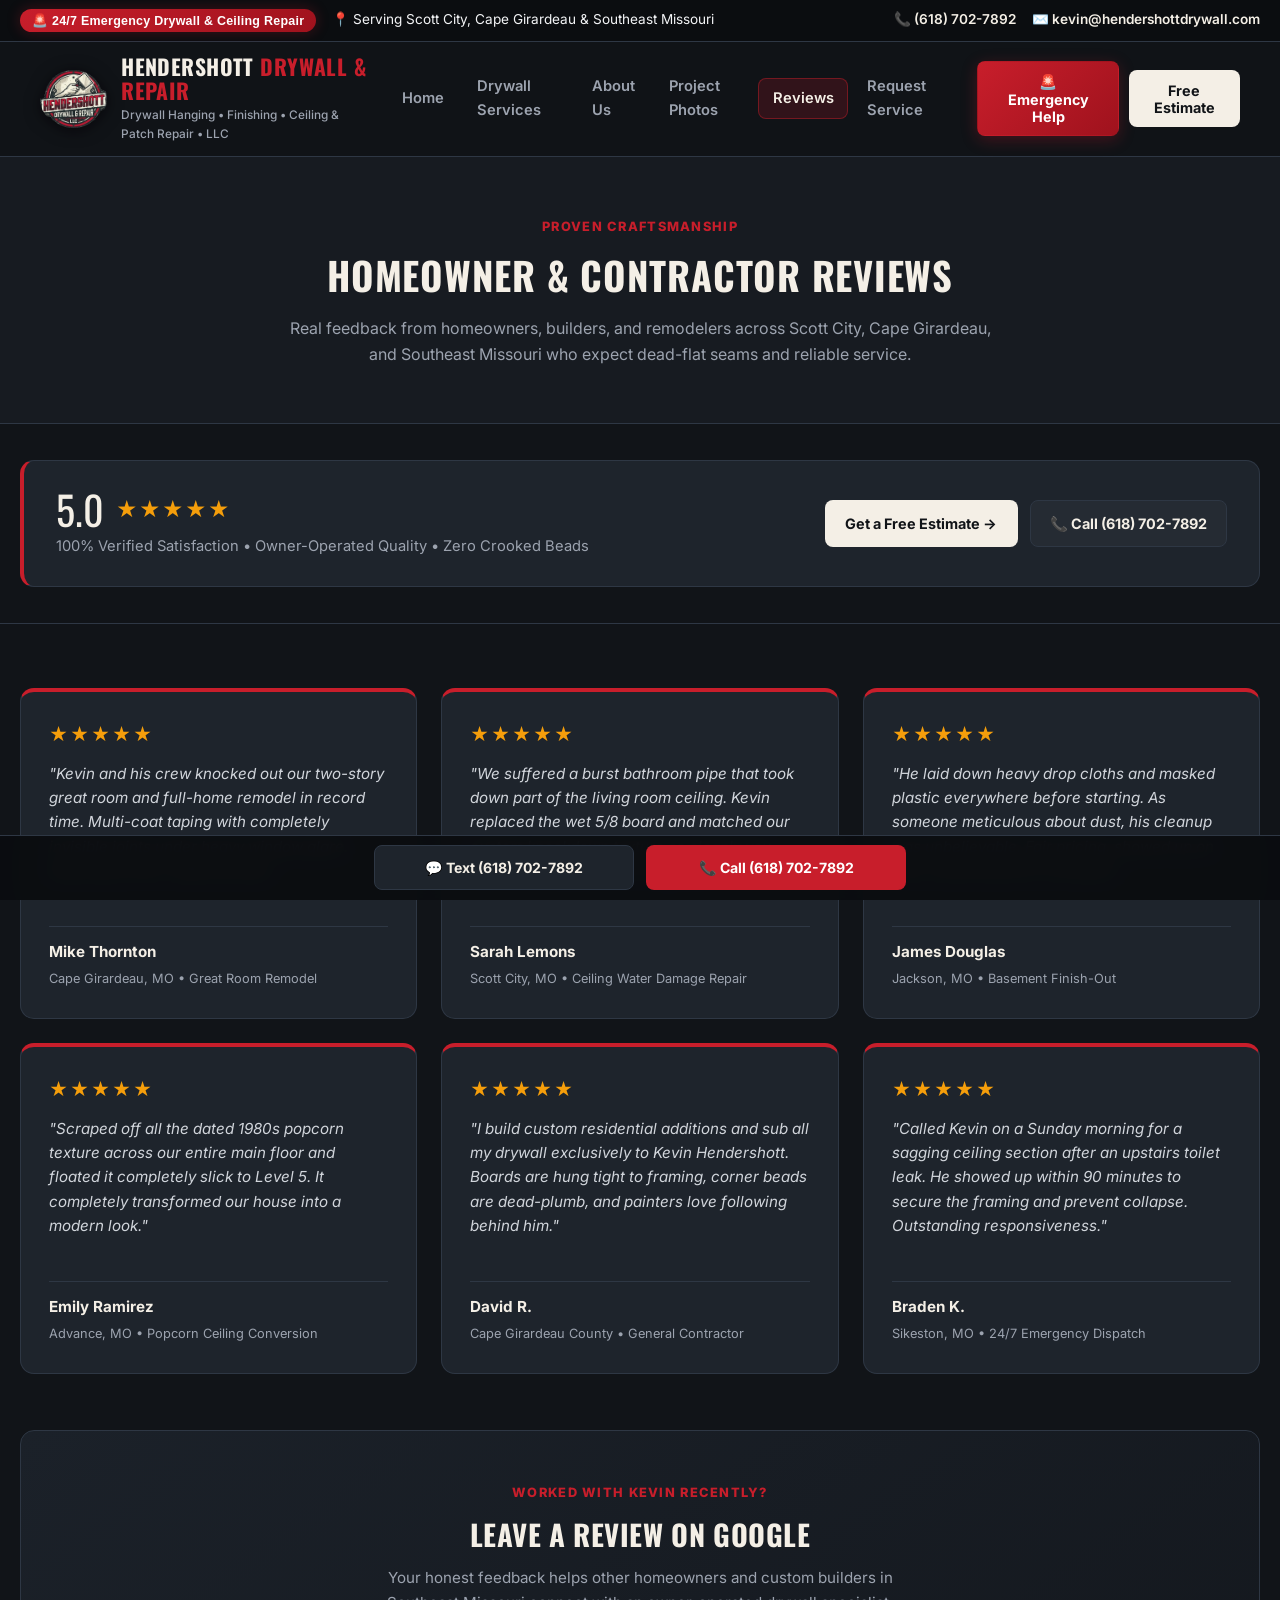
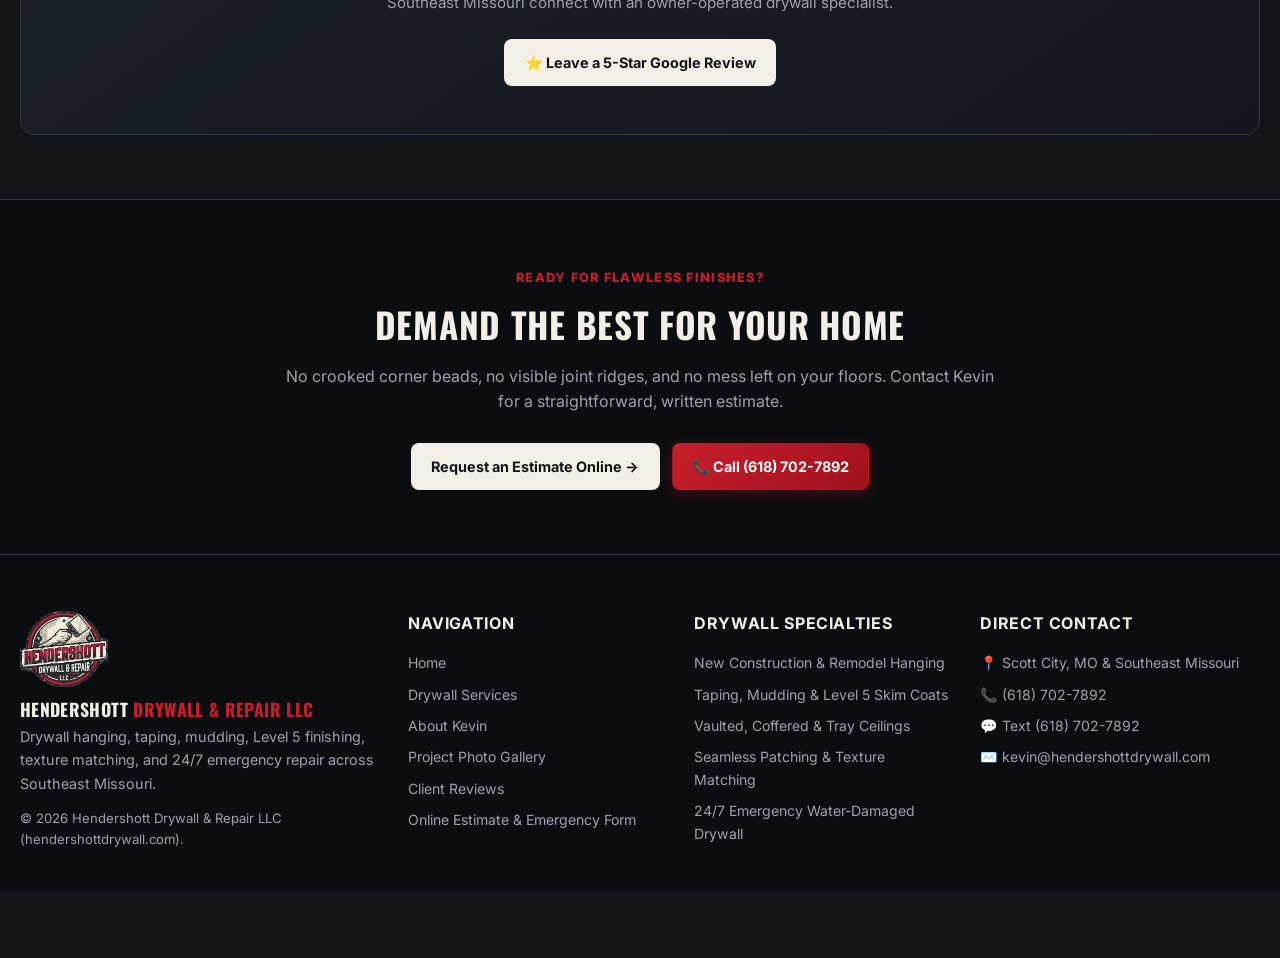
<file: testimonials.html>
<!DOCTYPE html>
<html lang="en">
<head>
  <meta charset="UTF-8" />
  <meta name="viewport" content="width=device-width, initial-scale=1.0" />
  <title>Customer Reviews & Testimonials | Hendershott Drywall & Repair LLC</title>
  <meta name="description" content="Read authentic 5-star homeowner reviews for Hendershott Drywall & Repair LLC. Professional drywall hanging, taping, texture matching, and ceiling repairs in Scott City, Cape Girardeau, and Southeast Missouri." />
  <link rel="canonical" href="https://hendershottdrywall.com/testimonials.html" />

  <!-- Open Graph / Social Sharing -->
  <meta property="og:type" content="website" />
  <meta property="og:title" content="Customer Reviews & Testimonials | Hendershott Drywall & Repair LLC" />
  <meta property="og:description" content="Dead-flat seams, invisible patches, and spotless job sites. See what homeowners across Southeast Missouri say about Kevin Hendershott." />
  <meta property="og:image" content="https://hendershottdrywall.com/logo.png" />

  <!-- Google Rich Snippet Review Schema -->
  <script type="application/ld+json">
  {
    "@context": "https://schema.org",
    "@type": "DrywallContractor",
    "name": "Hendershott Drywall & Repair LLC",
    "image": "https://hendershottdrywall.com/logo.png",
    "telephone": "+16187027892",
    "url": "https://hendershottdrywall.com",
    "address": {
      "@type": "PostalAddress",
      "streetAddress": "1038 Oak Street Apt A8",
      "addressLocality": "Scott City",
      "addressRegion": "MO",
      "postalCode": "63780",
      "addressCountry": "US"
    },
    "aggregateRating": {
      "@type": "AggregateRating",
      "ratingValue": "5.0",
      "reviewCount": "6"
    }
  }
  </script>

  <link rel="preconnect" href="https://fonts.googleapis.com" />
  <link rel="preconnect" href="https://fonts.gstatic.com" crossorigin />
  <link href="https://fonts.googleapis.com/css2?family=Inter:wght@400;500;600;700;800&family=Oswald:wght@600;700&display=swap" rel="stylesheet" />
  <link rel="stylesheet" href="styles.css" />
</head>
<body>

  <!-- Top Emergency & Contact Bar -->
  <div class="top-bar">
    <div class="top-bar-inner">
      <div class="top-bar-left">
        <button type="button" class="emergency-pill" onclick="openEmergencyRequest()">🚨 24/7 Emergency Drywall &amp; Ceiling Repair</button>
        <span>📍 Serving Scott City, Cape Girardeau &amp; Southeast Missouri</span>
      </div>
      <div class="top-bar-right">
        <a href="tel:6187027892">📞 (618) 702-7892</a>
        <a href="mailto:kevin@hendershottdrywall.com">✉️ kevin@hendershottdrywall.com</a>
      </div>
    </div>
  </div>

  <!-- Header & Navigation -->
  <header>
    <nav class="nav">
      <div class="brand" onclick="window.location.href='index.html'">
        <img data-asset="logo" src="logo.png" alt="Hendershott Drywall &amp; Repair LLC Logo" class="brand-logo-img" />
        <div>
          <div class="brand-name">Hendershott <span>Drywall &amp; Repair</span></div>
          <div class="brand-sub">Drywall Hanging • Finishing • Ceiling &amp; Patch Repair • LLC</div>
        </div>
      </div>

      <button type="button" class="mobile-menu-btn" id="mobileMenuBtn" onclick="toggleMobileMenu()" aria-label="Toggle Menu">☰</button>

      <div class="nav-links" id="navLinks">
        <a href="index.html" class="nav-link">Home</a>
        <a href="services.html" class="nav-link">Drywall Services</a>
        <a href="about.html" class="nav-link">About Us</a>
        <a href="gallery.html" class="nav-link">Project Photos</a>
        <a href="testimonials.html" class="nav-link active">Reviews</a>
        <a href="contact.html" class="nav-link">Request Service</a>
      </div>

      <div class="nav-actions">
        <button type="button" class="btn btn-emergency" onclick="openEmergencyRequest()">🚨 Emergency Help</button>
        <button type="button" class="btn btn-primary" onclick="window.location.href='contact.html'">Free Estimate</button>
      </div>
    </nav>
  </header>

  <main>
    <!-- Page Header -->
    <section style="background: var(--brand-dark-2); border-bottom: 1px solid var(--brand-border); padding: 3.5rem 1.25rem;">
      <div class="container">
        <div class="section-header" style="margin-bottom: 0;">
          <span class="section-eyebrow">Proven Craftsmanship</span>
          <h2>Homeowner &amp; Contractor Reviews</h2>
          <p>Real feedback from homeowners, builders, and remodelers across Scott City, Cape Girardeau, and Southeast Missouri who expect dead-flat seams and reliable service.</p>
        </div>
      </div>
    </section>

    <!-- Rating Summary Strip -->
    <section style="padding: 2.25rem 1.25rem; border-bottom: 1px solid var(--brand-border);">
      <div class="container">
        <div style="background: var(--brand-card); border: 1px solid var(--brand-border); border-left: 4px solid var(--brand-red); border-radius: var(--radius-lg); padding: 1.75rem 2rem; display: flex; flex-wrap: wrap; align-items: center; justify-content: space-between; gap: 1.5rem;">
          <div>
            <div style="display: flex; align-items: center; gap: 0.75rem; margin-bottom: 0.35rem;">
              <span style="font-family: 'Oswald', sans-serif; font-size: 2.5rem; color: var(--brand-cream); line-height: 1;">5.0</span>
              <div style="color: #f59e0b; font-size: 1.3rem; letter-spacing: 2px;">★★★★★</div>
            </div>
            <p style="color: var(--brand-subtle); font-size: 0.92rem; margin-bottom: 0;">
              100% Verified Satisfaction • Owner-Operated Quality • Zero Crooked Beads
            </p>
          </div>
          <div style="display: flex; gap: 0.75rem; flex-wrap: wrap;">
            <a href="contact.html" class="btn btn-primary">Get a Free Estimate →</a>
            <a href="tel:6187027892" class="btn btn-outline">📞 Call (618) 702-7892</a>
          </div>
        </div>
      </div>
    </section>

    <!-- Testimonials Grid -->
    <section>
      <div class="container">
        <div class="grid-3">

          <!-- Review 1 -->
          <div class="card" style="border-top: 4px solid var(--brand-red);">
            <div>
              <div style="color: #f59e0b; font-size: 1.15rem; margin-bottom: 0.75rem; letter-spacing: 2px;">★★★★★</div>
              <p style="color: #d1d5db; font-style: italic; font-size: 0.95rem; margin-bottom: 1.25rem; line-height: 1.6;">
                "Kevin and his crew knocked out our two-story great room and full-home remodel in record time. Multi-coat taping with completely invisible joints under heavy window glare. Absolutely elite craftsmanship."
              </p>
            </div>
            <div style="border-top: 1px solid var(--brand-border); padding-top: 0.85rem;">
              <strong style="color: var(--brand-cream); display: block; font-size: 0.95rem;">Mike Thornton</strong>
              <span style="color: var(--brand-subtle); font-size: 0.8rem;">Cape Girardeau, MO • Great Room Remodel</span>
            </div>
          </div>

          <!-- Review 2 -->
          <div class="card" style="border-top: 4px solid var(--brand-red);">
            <div>
              <div style="color: #f59e0b; font-size: 1.15rem; margin-bottom: 0.75rem; letter-spacing: 2px;">★★★★★</div>
              <p style="color: #d1d5db; font-style: italic; font-size: 0.95rem; margin-bottom: 1.25rem; line-height: 1.6;">
                "We suffered a burst bathroom pipe that took down part of the living room ceiling. Kevin replaced the wet 5/8 board and matched our custom knockdown texture so cleanly you cannot tell a patch ever happened."
              </p>
            </div>
            <div style="border-top: 1px solid var(--brand-border); padding-top: 0.85rem;">
              <strong style="color: var(--brand-cream); display: block; font-size: 0.95rem;">Sarah Lemons</strong>
              <span style="color: var(--brand-subtle); font-size: 0.8rem;">Scott City, MO • Ceiling Water Damage Repair</span>
            </div>
          </div>

          <!-- Review 3 -->
          <div class="card" style="border-top: 4px solid var(--brand-red);">
            <div>
              <div style="color: #f59e0b; font-size: 1.15rem; margin-bottom: 0.75rem; letter-spacing: 2px;">★★★★★</div>
              <p style="color: #d1d5db; font-style: italic; font-size: 0.95rem; margin-bottom: 1.25rem; line-height: 1.6;">
                "He laid down heavy drop cloths and masked plastic everywhere before starting. As someone meticulous about dust, his cleanup was unbelievable. Fair pricing, showed up on time, and finished on schedule."
              </p>
            </div>
            <div style="border-top: 1px solid var(--brand-border); padding-top: 0.85rem;">
              <strong style="color: var(--brand-cream); display: block; font-size: 0.95rem;">James Douglas</strong>
              <span style="color: var(--brand-subtle); font-size: 0.8rem;">Jackson, MO • Basement Finish-Out</span>
            </div>
          </div>

          <!-- Review 4 -->
          <div class="card" style="border-top: 4px solid var(--brand-red);">
            <div>
              <div style="color: #f59e0b; font-size: 1.15rem; margin-bottom: 0.75rem; letter-spacing: 2px;">★★★★★</div>
              <p style="color: #d1d5db; font-style: italic; font-size: 0.95rem; margin-bottom: 1.25rem; line-height: 1.6;">
                "Scraped off all the dated 1980s popcorn texture across our entire main floor and floated it completely slick to Level 5. It completely transformed our house into a modern look."
              </p>
            </div>
            <div style="border-top: 1px solid var(--brand-border); padding-top: 0.85rem;">
              <strong style="color: var(--brand-cream); display: block; font-size: 0.95rem;">Emily Ramirez</strong>
              <span style="color: var(--brand-subtle); font-size: 0.8rem;">Advance, MO • Popcorn Ceiling Conversion</span>
            </div>
          </div>

          <!-- Review 5 -->
          <div class="card" style="border-top: 4px solid var(--brand-red);">
            <div>
              <div style="color: #f59e0b; font-size: 1.15rem; margin-bottom: 0.75rem; letter-spacing: 2px;">★★★★★</div>
              <p style="color: #d1d5db; font-style: italic; font-size: 0.95rem; margin-bottom: 1.25rem; line-height: 1.6;">
                "I build custom residential additions and sub all my drywall exclusively to Kevin Hendershott. Boards are hung tight to framing, corner beads are dead-plumb, and painters love following behind him."
              </p>
            </div>
            <div style="border-top: 1px solid var(--brand-border); padding-top: 0.85rem;">
              <strong style="color: var(--brand-cream); display: block; font-size: 0.95rem;">David R.</strong>
              <span style="color: var(--brand-subtle); font-size: 0.8rem;">Cape Girardeau County • General Contractor</span>
            </div>
          </div>

          <!-- Review 6 -->
          <div class="card" style="border-top: 4px solid var(--brand-red);">
            <div>
              <div style="color: #f59e0b; font-size: 1.15rem; margin-bottom: 0.75rem; letter-spacing: 2px;">★★★★★</div>
              <p style="color: #d1d5db; font-style: italic; font-size: 0.95rem; margin-bottom: 1.25rem; line-height: 1.6;">
                "Called Kevin on a Sunday morning for a sagging ceiling section after an upstairs toilet leak. He showed up within 90 minutes to secure the framing and prevent collapse. Outstanding responsiveness."
              </p>
            </div>
            <div style="border-top: 1px solid var(--brand-border); padding-top: 0.85rem;">
              <strong style="color: var(--brand-cream); display: block; font-size: 0.95rem;">Braden K.</strong>
              <span style="color: var(--brand-subtle); font-size: 0.8rem;">Sikeston, MO • 24/7 Emergency Dispatch</span>
            </div>
          </div>

        </div>

        <!-- Google Review Prompt -->
        <div style="margin-top: 3.5rem; text-align: center; background: linear-gradient(145deg, #1b2129, #14181e); border: 1px solid var(--brand-border); border-radius: var(--radius-lg); padding: 3rem 1.5rem;">
          <span class="section-eyebrow">Worked With Kevin Recently?</span>
          <h3 style="font-size: 1.8rem; color: var(--brand-cream); margin-bottom: 0.6rem; text-transform: uppercase;">Leave a Review on Google</h3>
          <p style="color: var(--brand-subtle); max-width: 580px; margin: 0 auto 1.5rem; font-size: 0.95rem;">
            Your honest feedback helps other homeowners and custom builders in Southeast Missouri connect with an owner-operated drywall specialist.
          </p>
          <a href="https://business.google.com" target="_blank" rel="noopener" class="btn btn-primary">⭐ Leave a 5-Star Google Review</a>
        </div>
      </div>
    </section>

    <!-- Bottom CTA Strip -->
    <section style="background: #0b0d10; border-top: 1px solid var(--brand-border); padding: 4rem 1.25rem;">
      <div class="container" style="text-align: center; max-width: 720px;">
        <span class="section-eyebrow">Ready for Flawless Finishes?</span>
        <h2 style="font-size: 2.2rem; color: var(--brand-cream); margin-bottom: 0.75rem; text-transform: uppercase;">Demand the Best for Your Home</h2>
        <p style="color: var(--brand-subtle); margin-bottom: 1.75rem;">
          No crooked corner beads, no visible joint ridges, and no mess left on your floors. Contact Kevin for a straightforward, written estimate.
        </p>
        <div style="display: flex; justify-content: center; gap: 0.75rem; flex-wrap: wrap;">
          <a href="contact.html" class="btn btn-primary">Request an Estimate Online →</a>
          <a href="tel:6187027892" class="btn btn-emergency">📞 Call (618) 702-7892</a>
        </div>
      </div>
    </section>
  </main>

  <!-- Footer -->
  <footer>
    <div class="footer-grid">
      <div class="footer-col">
        <img data-asset="logo" src="logo.png" alt="Hendershott Drywall &amp; Repair LLC Logo" style="height: 76px; width: auto; margin-bottom: 0.75rem;" />
        <div class="brand-name" style="font-size: 1.1rem; margin-bottom: 0.4rem;">Hendershott <span>Drywall &amp; Repair LLC</span></div>
        <p style="color: var(--brand-subtle); font-size: 0.9rem; margin-bottom: 0.85rem;">
          Drywall hanging, taping, mudding, Level 5 finishing, texture matching, and 24/7 emergency repair across Southeast Missouri.
        </p>
        <p style="color: var(--brand-subtle); font-size: 0.82rem;">
          © 2026 Hendershott Drywall &amp; Repair LLC (hendershottdrywall.com).
        </p>
      </div>

      <div class="footer-col">
        <h4>Navigation</h4>
        <ul>
          <li><a href="index.html" class="footer-link-btn">Home</a></li>
          <li><a href="services.html" class="footer-link-btn">Drywall Services</a></li>
          <li><a href="about.html" class="footer-link-btn">About Kevin</a></li>
          <li><a href="gallery.html" class="footer-link-btn">Project Photo Gallery</a></li>
          <li><a href="testimonials.html" class="footer-link-btn">Client Reviews</a></li>
          <li><a href="contact.html" class="footer-link-btn">Online Estimate &amp; Emergency Form</a></li>
        </ul>
      </div>

      <div class="footer-col">
        <h4>Drywall Specialties</h4>
        <ul>
          <li>New Construction &amp; Remodel Hanging</li>
          <li>Taping, Mudding &amp; Level 5 Skim Coats</li>
          <li>Vaulted, Coffered &amp; Tray Ceilings</li>
          <li>Seamless Patching &amp; Texture Matching</li>
          <li>24/7 Emergency Water-Damaged Drywall</li>
        </ul>
      </div>

      <div class="footer-col">
        <h4>Direct Contact</h4>
        <ul>
          <li>📍 Scott City, MO &amp; Southeast Missouri</li>
          <li>📞 <a href="tel:6187027892">(618) 702-7892</a></li>
          <li>💬 <a href="sms:6187027892">Text (618) 702-7892</a></li>
          <li>✉️ <a href="mailto:kevin@hendershottdrywall.com">kevin@hendershottdrywall.com</a></li>
        </ul>
      </div>
    </div>
  </footer>

  <!-- Sticky Mobile Action Bar -->
  <div class="sticky-actions">
    <a href="sms:6187027892" class="sticky-btn sticky-text">💬 Text (618) 702-7892</a>
    <a href="tel:6187027892" class="sticky-btn sticky-call">📞 Call (618) 702-7892</a>
  </div>

  <script src="script.js"></script>
</body>
</html>
</file>
<file: styles.css>
:root {
      --brand-dark: #111418;
      --brand-dark-2: #171b21;
      --brand-card: #1e242c;
      --brand-card-hover: #252c36;
      --brand-red: #c81e2b;
      --brand-red-dark: #9f121d;
      --brand-red-glow: rgba(200, 30, 43, 0.28);
      --brand-cream: #f4efe6;
      --brand-cream-2: #e6dec8;
      --brand-text: #f3f4f6;
      --brand-subtle: #9ca3af;
      --brand-border: #2e3744;
      --brand-success: #10b981;
      --brand-warning: #f59e0b;
      --shadow-lg: 0 18px 40px rgba(0, 0, 0, 0.45);
      --radius-md: 10px;
      --radius-lg: 14px;
    }

    * {
      box-sizing: border-box;
      margin: 0;
      padding: 0;
    }

    html {
      scroll-behavior: smooth;
    }

    body {
      font-family: 'Inter', -apple-system, BlinkMacSystemFont, sans-serif;
      background-color: var(--brand-dark);
      color: var(--brand-text);
      line-height: 1.6;
      overflow-x: hidden;
      padding-bottom: 68px;
    }

    h1, h2, h3, .brand-name {
      font-family: 'Oswald', 'Inter', sans-serif;
      letter-spacing: 0.02em;
    }

    a {
      color: inherit;
      text-decoration: none;
      transition: all 0.2s ease;
    }

    img {
      max-width: 100%;
      height: auto;
      display: block;
    }

    /* Top Emergency & Info Bar */
    .top-bar {
      background: #0b0d10;
      border-bottom: 1px solid var(--brand-border);
      font-size: 0.85rem;
      padding: 0.55rem 1.25rem;
    }

    .top-bar-inner {
      max-width: 1240px;
      margin: 0 auto;
      display: flex;
      flex-wrap: wrap;
      justify-content: space-between;
      align-items: center;
      gap: 0.65rem;
    }

    .top-bar-left, .top-bar-right {
      display: flex;
      flex-wrap: wrap;
      align-items: center;
      gap: 1rem;
    }

    .emergency-pill {
      background: linear-gradient(135deg, var(--brand-red), var(--brand-red-dark));
      color: #fff;
      font-weight: 700;
      padding: 0.25rem 0.75rem;
      border-radius: 999px;
      font-size: 0.78rem;
      letter-spacing: 0.02em;
      display: inline-flex;
      align-items: center;
      gap: 0.35rem;
      box-shadow: 0 0 14px var(--brand-red-glow);
      cursor: pointer;
      border: none;
    }

    .emergency-pill:hover {
      transform: translateY(-1px);
      filter: brightness(1.1);
    }

    .top-bar-right a {
      color: var(--brand-cream);
      font-weight: 600;
      display: inline-flex;
      align-items: center;
      gap: 0.35rem;
    }

    .top-bar-right a:hover {
      color: #fff;
      text-decoration: underline;
    }

    /* Sticky Navigation Header */
    header {
      position: sticky;
      top: 0;
      z-index: 100;
      background: rgba(17, 20, 24, 0.95);
      backdrop-filter: blur(12px);
      border-bottom: 1px solid var(--brand-border);
    }

    .nav {
      max-width: 1240px;
      margin: 0 auto;
      padding: 0.75rem 1.25rem;
      display: flex;
      align-items: center;
      justify-content: space-between;
      gap: 1rem;
    }

    .brand {
      display: flex;
      align-items: center;
      gap: 0.85rem;
      cursor: pointer;
    }

    .brand-logo-img {
      height: 58px;
      width: auto;
      border-radius: 50%;
      filter: drop-shadow(0 2px 8px rgba(0, 0, 0, 0.6));
    }

    .brand-name {
      font-size: 1.35rem;
      font-weight: 700;
      color: var(--brand-cream);
      text-transform: uppercase;
      line-height: 1.15;
    }

    .brand-name span {
      color: var(--brand-red);
    }

    .brand-sub {
      font-size: 0.74rem;
      color: var(--brand-subtle);
      font-weight: 500;
      margin-top: 0.15rem;
    }

    .nav-links {
      display: flex;
      align-items: center;
      gap: 0.35rem;
    }

    .nav-link {
      padding: 0.5rem 0.85rem;
      border-radius: 8px;
      font-size: 0.92rem;
      font-weight: 600;
      color: var(--brand-subtle);
      background: transparent;
      border: none;
      cursor: pointer;
      transition: all 0.2s ease;
    }

    .nav-link:hover {
      color: var(--brand-cream);
      background: rgba(255, 255, 255, 0.05);
    }

    .nav-link.active {
      color: var(--brand-cream);
      background: rgba(200, 30, 43, 0.18);
      border: 1px solid rgba(200, 30, 43, 0.45);
    }

    .nav-actions {
      display: flex;
      align-items: center;
      gap: 0.6rem;
    }

    .mobile-menu-btn {
      display: none;
      background: var(--brand-card);
      color: var(--brand-cream);
      border: 1px solid var(--brand-border);
      border-radius: 8px;
      padding: 0.45rem 0.7rem;
      font-size: 1.25rem;
      cursor: pointer;
    }

    /* Buttons */
    .btn {
      display: inline-flex;
      align-items: center;
      justify-content: center;
      gap: 0.45rem;
      padding: 0.68rem 1.2rem;
      border-radius: 8px;
      font-weight: 700;
      font-size: 0.9rem;
      cursor: pointer;
      border: 1px solid transparent;
      transition: all 0.2s ease;
      text-align: center;
      font-family: inherit;
    }

    .btn-primary {
      background: var(--brand-cream);
      color: #111418;
    }

    .btn-primary:hover {
      background: #fff;
      transform: translateY(-1px);
      box-shadow: 0 6px 18px rgba(244, 239, 230, 0.2);
    }

    .btn-emergency {
      background: linear-gradient(135deg, var(--brand-red), var(--brand-red-dark));
      color: #fff;
      box-shadow: 0 4px 16px var(--brand-red-glow);
    }

    .btn-emergency:hover {
      filter: brightness(1.1);
      transform: translateY(-1px);
    }

    .btn-outline {
      background: rgba(255, 255, 255, 0.03);
      color: var(--brand-cream);
      border-color: var(--brand-border);
    }

    .btn-outline:hover {
      border-color: var(--brand-cream);
      background: rgba(244, 239, 230, 0.08);
    }

    .btn-cream {
      background: var(--brand-cream-2);
      color: #111418;
      font-weight: 800;
    }

    .btn-cream:hover {
      background: #fff;
      transform: translateY(-1px);
    }

    /* Page View Containers */
    .page-view {
      display: none;
      animation: fadeIn 0.25s ease;
    }

    .page-view.active {
      display: block;
    }

    @keyframes fadeIn {
      from { opacity: 0; transform: translateY(6px); }
      to { opacity: 1; transform: translateY(0); }
    }

    /* Hero Section */
    .hero {
      position: relative;
      padding: 4rem 1.25rem;
      background:
        radial-gradient(circle at 18% 20%, rgba(200, 30, 43, 0.16), transparent 45%),
        radial-gradient(circle at 85% 80%, rgba(244, 239, 230, 0.07), transparent 45%),
        linear-gradient(180deg, #14181f 0%, #111418 100%);
      border-bottom: 1px solid var(--brand-border);
    }

    .hero-grid {
      max-width: 1240px;
      margin: 0 auto;
      display: grid;
      grid-template-columns: 1.35fr 1fr;
      gap: 2.5rem;
      align-items: center;
    }

    .hero-badge {
      display: inline-flex;
      align-items: center;
      gap: 0.45rem;
      background: rgba(244, 239, 230, 0.08);
      border: 1px solid rgba(244, 239, 230, 0.2);
      color: var(--brand-cream);
      padding: 0.35rem 0.85rem;
      border-radius: 999px;
      font-size: 0.82rem;
      font-weight: 600;
      margin-bottom: 1.1rem;
    }

    .hero h1 {
      font-size: clamp(2.2rem, 4vw, 3.35rem);
      line-height: 1.12;
      color: #fff;
      margin-bottom: 1.1rem;
      text-transform: uppercase;
    }

    .hero h1 span {
      color: var(--brand-red);
    }

    .hero p {
      font-size: 1.06rem;
      color: #d1d5db;
      margin-bottom: 1.65rem;
      max-width: 640px;
    }

    .hero-cta-group {
      display: flex;
      flex-wrap: wrap;
      gap: 0.75rem;
      margin-bottom: 2rem;
    }

    .trust-strip {
      display: grid;
      grid-template-columns: repeat(3, 1fr);
      gap: 1rem;
      padding-top: 1.5rem;
      border-top: 1px solid var(--brand-border);
    }

    .trust-item strong {
      display: block;
      color: var(--brand-cream);
      font-size: 0.92rem;
      margin-bottom: 0.2rem;
    }

    .trust-item span {
      font-size: 0.8rem;
      color: var(--brand-subtle);
      display: block;
      line-height: 1.4;
    }

    .hero-card {
      background: var(--brand-card);
      border: 1px solid var(--brand-border);
      border-top: 4px solid var(--brand-red);
      border-radius: var(--radius-lg);
      padding: 1.75rem;
      box-shadow: var(--shadow-lg);
    }

    /* Forms */
    .form-group {
      margin-bottom: 1.1rem;
    }

    .form-group label {
      display: block;
      font-size: 0.84rem;
      font-weight: 600;
      color: var(--brand-cream);
      margin-bottom: 0.4rem;
    }

    .form-control {
      width: 100%;
      padding: 0.72rem 0.9rem;
      background: #12161b;
      border: 1px solid var(--brand-border);
      border-radius: 8px;
      color: #fff;
      font-size: 0.92rem;
      font-family: inherit;
      transition: border-color 0.2s ease;
    }

    .form-control:focus {
      outline: none;
      border-color: var(--brand-red);
      box-shadow: 0 0 0 3px rgba(200, 30, 43, 0.2);
    }

    /* Layout Sections & Cards */
    section {
      padding: 4rem 1.25rem;
    }

    .container {
      max-width: 1240px;
      margin: 0 auto;
    }

    .section-header {
      text-align: center;
      max-width: 720px;
      margin: 0 auto 2.75rem;
    }

    .section-eyebrow {
      display: inline-block;
      color: var(--brand-red);
      font-weight: 800;
      font-size: 0.8rem;
      text-transform: uppercase;
      letter-spacing: 0.1em;
      margin-bottom: 0.45rem;
    }

    .section-header h2 {
      font-size: clamp(1.75rem, 3vw, 2.4rem);
      color: var(--brand-cream);
      text-transform: uppercase;
      margin-bottom: 0.65rem;
    }

    .section-header p {
      color: var(--brand-subtle);
      font-size: 1rem;
    }

    .grid-3 {
      display: grid;
      grid-template-columns: repeat(3, 1fr);
      gap: 1.5rem;
    }

    .grid-2 {
      display: grid;
      grid-template-columns: repeat(2, 1fr);
      gap: 1.75rem;
    }

    .card {
      background: var(--brand-card);
      border: 1px solid var(--brand-border);
      border-radius: var(--radius-lg);
      padding: 1.75rem;
      display: flex;
      flex-direction: column;
      justify-content: space-between;
      gap: 1.4rem;
      transition: transform 0.2s ease, border-color 0.2s ease;
    }

    .card:hover {
      transform: translateY(-3px);
      border-color: rgba(244, 239, 230, 0.35);
    }

    .card-icon {
      width: 48px;
      height: 48px;
      border-radius: 10px;
      background: rgba(200, 30, 43, 0.15);
      border: 1px solid rgba(200, 30, 43, 0.35);
      display: flex;
      align-items: center;
      justify-content: center;
      font-size: 1.45rem;
      margin-bottom: 1rem;
    }

    .card h3 {
      font-size: 1.3rem;
      color: var(--brand-cream);
      margin-bottom: 0.6rem;
    }

    .card p {
      color: var(--brand-subtle);
      font-size: 0.94rem;
      margin-bottom: 1rem;
    }

    .card-list {
      list-style: none;
      display: flex;
      flex-direction: column;
      gap: 0.45rem;
    }

    .card-list li {
      font-size: 0.88rem;
      color: #d1d5db;
      display: flex;
      align-items: flex-start;
      gap: 0.5rem;
    }

    .card-list li::before {
      content: "✓";
      color: var(--brand-red);
      font-weight: 800;
      flex-shrink: 0;
    }

    /* Gallery Cards */
    .gallery-card {
      background: var(--brand-card);
      border: 1px solid var(--brand-border);
      border-radius: var(--radius-lg);
      overflow: hidden;
      display: flex;
      flex-direction: column;
      transition: transform 0.2s ease, border-color 0.2s ease;
      cursor: pointer;
    }

    .gallery-card:hover {
      transform: translateY(-4px);
      border-color: var(--brand-cream);
    }

    .gallery-img-wrap {
      position: relative;
      aspect-ratio: 4 / 3;
      overflow: hidden;
      background: #0d1014;
    }

    .gallery-img-wrap img {
      width: 100%;
      height: 100%;
      object-fit: cover;
      transition: transform 0.35s ease;
    }

    .gallery-card:hover .gallery-img-wrap img {
      transform: scale(1.04);
    }

    .gallery-tag {
      position: absolute;
      top: 0.75rem;
      left: 0.75rem;
      z-index: 2;
      background: rgba(17, 20, 24, 0.88);
      backdrop-filter: blur(6px);
      color: var(--brand-cream);
      border: 1px solid rgba(244, 239, 230, 0.25);
      padding: 0.25rem 0.65rem;
      border-radius: 6px;
      font-size: 0.75rem;
      font-weight: 700;
    }

    .gallery-body {
      padding: 1.35rem;
      flex: 1;
      display: flex;
      flex-direction: column;
      justify-content: space-between;
    }

    .gallery-body h3 {
      font-size: 1.18rem;
      color: var(--brand-cream);
      margin-bottom: 0.45rem;
    }

    .gallery-body p {
      font-size: 0.88rem;
      color: var(--brand-subtle);
    }

    /* Filter Pills */
    .filter-bar {
      display: flex;
      flex-wrap: wrap;
      justify-content: center;
      gap: 0.55rem;
      margin-bottom: 2rem;
    }

    .filter-pill {
      padding: 0.5rem 1rem;
      border-radius: 999px;
      background: var(--brand-card);
      border: 1px solid var(--brand-border);
      color: var(--brand-subtle);
      font-weight: 600;
      font-size: 0.86rem;
      cursor: pointer;
      transition: all 0.2s ease;
    }

    .filter-pill.active, .filter-pill:hover {
      background: var(--brand-red);
      color: #fff;
      border-color: var(--brand-red);
    }

    /* Estimator / Calculator Box */
    .calc-box {
      background: linear-gradient(145deg, #1b2129, #14181e);
      border: 1px solid var(--brand-border);
      border-radius: var(--radius-lg);
      padding: 2rem;
      display: grid;
      grid-template-columns: 1.2fr 1fr;
      gap: 2rem;
      align-items: center;
    }

    .calc-result {
      background: #111418;
      border: 1px solid var(--brand-border);
      border-left: 4px solid var(--brand-red);
      border-radius: var(--radius-md);
      padding: 1.5rem;
    }

    .calc-stat-grid {
      display: grid;
      grid-template-columns: repeat(2, 1fr);
      gap: 1rem;
      margin: 1rem 0;
    }

    .calc-stat {
      background: var(--brand-card);
      padding: 0.85rem;
      border-radius: 8px;
      border: 1px solid var(--brand-border);
    }

    .calc-stat .num {
      font-family: 'Oswald', sans-serif;
      font-size: 1.65rem;
      color: var(--brand-cream);
      line-height: 1.1;
    }

    .calc-stat .lbl {
      font-size: 0.76rem;
      color: var(--brand-subtle);
      margin-top: 0.2rem;
    }

    /* Finish Level Tabs */
    .level-tabs {
      display: flex;
      flex-wrap: wrap;
      gap: 0.5rem;
      margin-bottom: 1.25rem;
    }

    .level-tab {
      flex: 1;
      min-width: 140px;
      padding: 0.75rem 1rem;
      background: #12161b;
      border: 1px solid var(--brand-border);
      border-radius: 8px;
      color: var(--brand-subtle);
      font-weight: 700;
      cursor: pointer;
      text-align: center;
    }

    .level-tab.active {
      background: rgba(200, 30, 43, 0.2);
      border-color: var(--brand-red);
      color: var(--brand-cream);
    }

    /* FAQ Accordion */
    .faq-item {
      background: var(--brand-card);
      border: 1px solid var(--brand-border);
      border-radius: var(--radius-md);
      margin-bottom: 0.75rem;
      overflow: hidden;
    }

    .faq-btn {
      width: 100%;
      padding: 1.1rem 1.35rem;
      background: transparent;
      border: none;
      color: var(--brand-cream);
      font-weight: 700;
      font-size: 0.98rem;
      text-align: left;
      display: flex;
      justify-content: space-between;
      align-items: center;
      cursor: pointer;
      font-family: inherit;
    }

    .faq-body {
      display: none;
      padding: 0 1.35rem 1.15rem;
      color: var(--brand-subtle);
      font-size: 0.92rem;
      border-top: 1px solid rgba(255, 255, 255, 0.05);
      padding-top: 0.85rem;
    }

    .faq-item.open .faq-body {
      display: block;
    }

    /* Emergency Alert Banner on Contact Page */
    .emergency-alert-banner {
      display: none;
      background: linear-gradient(135deg, rgba(200, 30, 43, 0.25), rgba(159, 18, 29, 0.15));
      border: 2px solid var(--brand-red);
      border-radius: var(--radius-md);
      padding: 1.25rem;
      margin-bottom: 1.5rem;
      align-items: center;
      justify-content: space-between;
      gap: 1rem;
      flex-wrap: wrap;
    }

    .emergency-alert-banner.active {
      display: flex;
    }

    /* Footer */
    footer {
      background: #0b0d10;
      border-top: 1px solid var(--brand-border);
      padding: 3.5rem 1.25rem 2.5rem;
    }

    .footer-grid {
      max-width: 1240px;
      margin: 0 auto;
      display: grid;
      grid-template-columns: 1.4fr 1fr 1fr 1.1fr;
      gap: 2rem;
    }

    .footer-col h4 {
      color: var(--brand-cream);
      font-size: 1rem;
      margin-bottom: 1rem;
      text-transform: uppercase;
      letter-spacing: 0.04em;
    }

    .footer-col ul {
      list-style: none;
      display: flex;
      flex-direction: column;
      gap: 0.55rem;
    }

    .footer-col ul li {
      font-size: 0.88rem;
      color: var(--brand-subtle);
    }

    .footer-col ul li a:hover, .footer-link-btn:hover {
      color: var(--brand-cream);
      text-decoration: underline;
    }

    .footer-link-btn {
      background: none;
      border: none;
      color: var(--brand-subtle);
      font-size: 0.88rem;
      cursor: pointer;
      padding: 0;
      font-family: inherit;
      text-align: left;
    }

    /* Sticky Mobile Call/Text Bar */
    .sticky-actions {
      position: fixed;
      bottom: 0;
      left: 0;
      right: 0;
      z-index: 95;
      background: rgba(11, 13, 16, 0.96);
      backdrop-filter: blur(10px);
      border-top: 1px solid var(--brand-border);
      padding: 0.6rem 1rem;
      display: flex;
      justify-content: center;
      gap: 0.75rem;
    }

    .sticky-btn {
      flex: 1;
      max-width: 260px;
      padding: 0.65rem 1rem;
      border-radius: 8px;
      font-weight: 700;
      font-size: 0.88rem;
      text-align: center;
      display: inline-flex;
      align-items: center;
      justify-content: center;
      gap: 0.4rem;
    }

    .sticky-text {
      background: var(--brand-card);
      color: var(--brand-cream);
      border: 1px solid var(--brand-border);
    }

    .sticky-call {
      background: var(--brand-red);
      color: #fff;
    }

    /* Lightbox & Confirmation Modals */
    .modal-backdrop {
      display: none;
      position: fixed;
      inset: 0;
      z-index: 200;
      background: rgba(0, 0, 0, 0.82);
      backdrop-filter: blur(6px);
      align-items: center;
      justify-content: center;
      padding: 1.25rem;
    }

    .modal-backdrop.open {
      display: flex;
    }

    .modal-box {
      background: var(--brand-card);
      border: 1px solid var(--brand-border);
      border-radius: var(--radius-lg);
      max-width: 760px;
      width: 100%;
      max-height: 90vh;
      overflow-y: auto;
      padding: 1.75rem;
      position: relative;
      box-shadow: var(--shadow-lg);
    }

    .modal-close {
      position: absolute;
      top: 1rem;
      right: 1rem;
      background: #111418;
      color: var(--brand-cream);
      border: 1px solid var(--brand-border);
      width: 36px;
      height: 36px;
      border-radius: 50%;
      font-size: 1.1rem;
      cursor: pointer;
    }

    /* Responsive Breakpoints */
    @media (max-width: 980px) {
      .hero-grid, .calc-box, .grid-3, .grid-2, .footer-grid {
        grid-template-columns: 1fr;
      }
      .mobile-menu-btn {
        display: inline-flex;
      }
      .nav-links {
        display: none;
        position: absolute;
        top: 100%;
        left: 0;
        right: 0;
        background: #111418;
        border-bottom: 1px solid var(--brand-border);
        flex-direction: column;
        padding: 1rem;
        align-items: stretch;
      }
      .nav-links.open {
        display: flex;
      }
      .nav-actions {
        display: none;
      }
      .trust-strip {
        grid-template-columns: 1fr;
      }
    }
/* ==========================================================================
   BEFORE & AFTER INTERACTIVE SLIDER (RED / CHARCOAL / CREAM)
   ========================================================================== */

.comparison-wrapper {
  max-width: 960px;
  margin: 0 auto 40px auto;
  background: var(--brand-card, #1e242c);
  border: 1px solid var(--brand-border, #2e3744);
  border-top: 4px solid var(--brand-red, #c81e2b);
  border-radius: var(--radius-lg, 14px);
  padding: 1.5rem;
  box-shadow: var(--shadow-lg, 0 18px 40px rgba(0, 0, 0, 0.45));
}

.comparison-container {
  position: relative;
  width: 100%;
  aspect-ratio: 16 / 9;
  overflow: hidden;
  user-select: none;
  background: #0d1014;
  border-radius: var(--radius-md, 10px);
  border: 1px solid var(--brand-border, #2e3744);
}

.comparison-image {
  position: absolute;
  top: 0;
  left: 0;
  width: 100%;
  height: 100%;
  object-fit: cover;
  pointer-events: none;
  display: block;
}

.comparison-image-before {
  position: absolute;
  top: 0;
  left: 0;
  width: 100%;
  height: 100%;
  overflow: hidden;
  clip-path: inset(0 calc(100% - var(--position, 50%)) 0 0);
  transition: clip-path 0.04s ease-out;
}

.comparison-label {
  position: absolute;
  top: 14px;
  padding: 5px 12px;
  font-family: 'Oswald', sans-serif;
  font-size: 0.8rem;
  font-weight: 700;
  letter-spacing: 0.08em;
  text-transform: uppercase;
  z-index: 5;
  pointer-events: none;
  border-radius: 6px;
  backdrop-filter: blur(8px);
}

.label-before {
  left: 14px;
  background: rgba(17, 20, 24, 0.92);
  color: #fca5a5;
  border: 1px solid rgba(200, 30, 43, 0.6);
  border-left: 3px solid var(--brand-red, #c81e2b);
}

.label-after {
  right: 14px;
  background: rgba(17, 20, 24, 0.92);
  color: var(--brand-cream, #f4efe6);
  border: 1px solid rgba(244, 239, 230, 0.3);
  border-right: 3px solid var(--brand-cream, #f4efe6);
}

/* Invisible range drag bar */
.comparison-range {
  position: absolute;
  top: 0;
  left: 0;
  width: 100%;
  height: 100%;
  margin: 0;
  opacity: 0;
  cursor: ew-resize;
  z-index: 10;
  -webkit-appearance: none;
  appearance: none;
}

/* Vertical Crimson Divider Line */
.comparison-divider {
  position: absolute;
  top: 0;
  bottom: 0;
  left: var(--position, 50%);
  width: 3px;
  background-color: var(--brand-red, #c81e2b);
  box-shadow: 0 0 12px var(--brand-red-glow, rgba(200, 30, 43, 0.45)), 0 0 4px #fff;
  pointer-events: none;
  z-index: 6;
  transform: translateX(-50%);
  transition: left 0.04s ease-out;
}

/* Center circular badge handle */
.comparison-handle {
  position: absolute;
  top: 50%;
  left: 50%;
  transform: translate(-50%, -50%);
  width: 42px;
  height: 42px;
  background-color: #111418;
  border: 2px solid var(--brand-red, #c81e2b);
  border-radius: 50%;
  display: flex;
  align-items: center;
  justify-content: center;
  gap: 4px;
  color: var(--brand-cream, #f4efe6);
  box-shadow: 0 0 16px var(--brand-red-glow, rgba(200, 30, 43, 0.45));
  font-size: 0.82rem;
  font-weight: 900;
}

.comparison-details {
  margin-top: 1.25rem;
  display: flex;
  justify-content: space-between;
  align-items: center;
  flex-wrap: wrap;
  gap: 1rem;
}

.comparison-details h3 {
  font-size: 1.2rem;
  color: var(--brand-cream, #f4efe6);
  margin-bottom: 0.25rem;
}

.comparison-details p {
  color: var(--brand-subtle, #9ca3af);
  font-size: 0.88rem;
  margin: 0;
}
</file>
